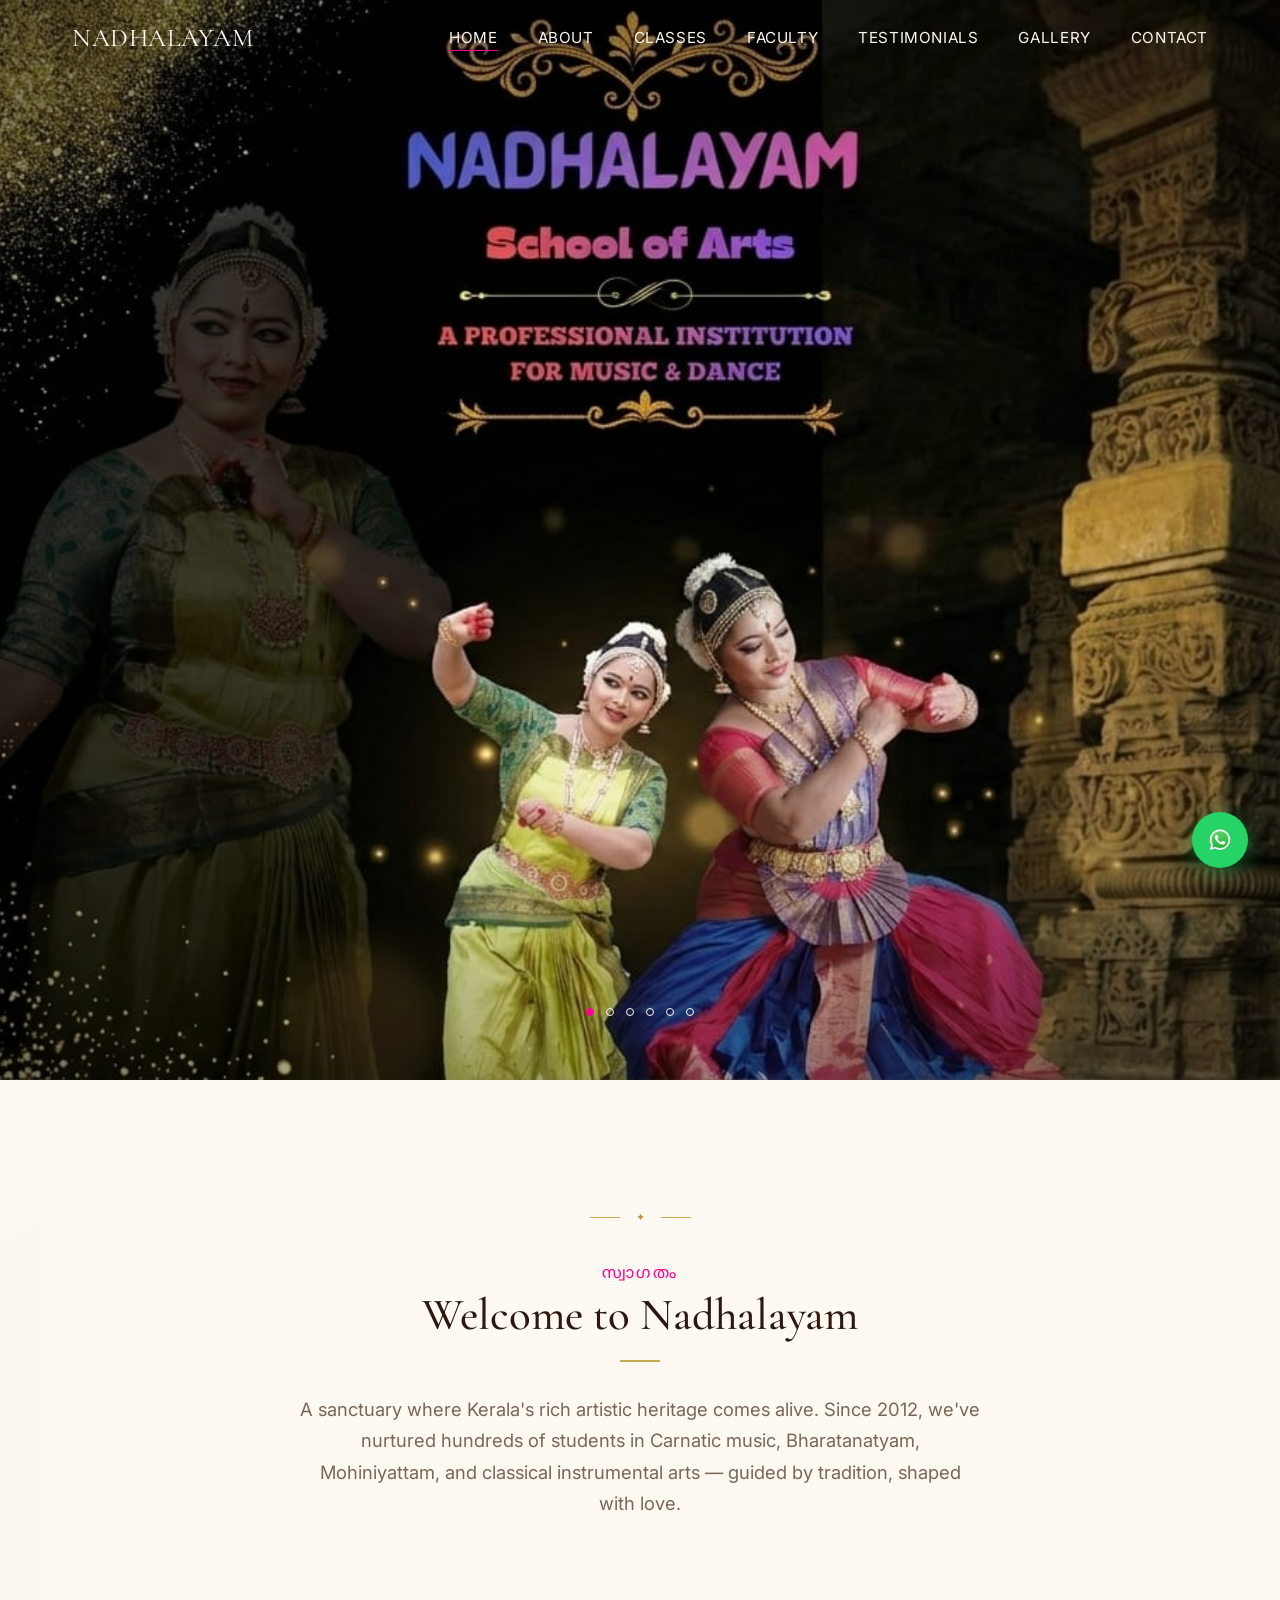
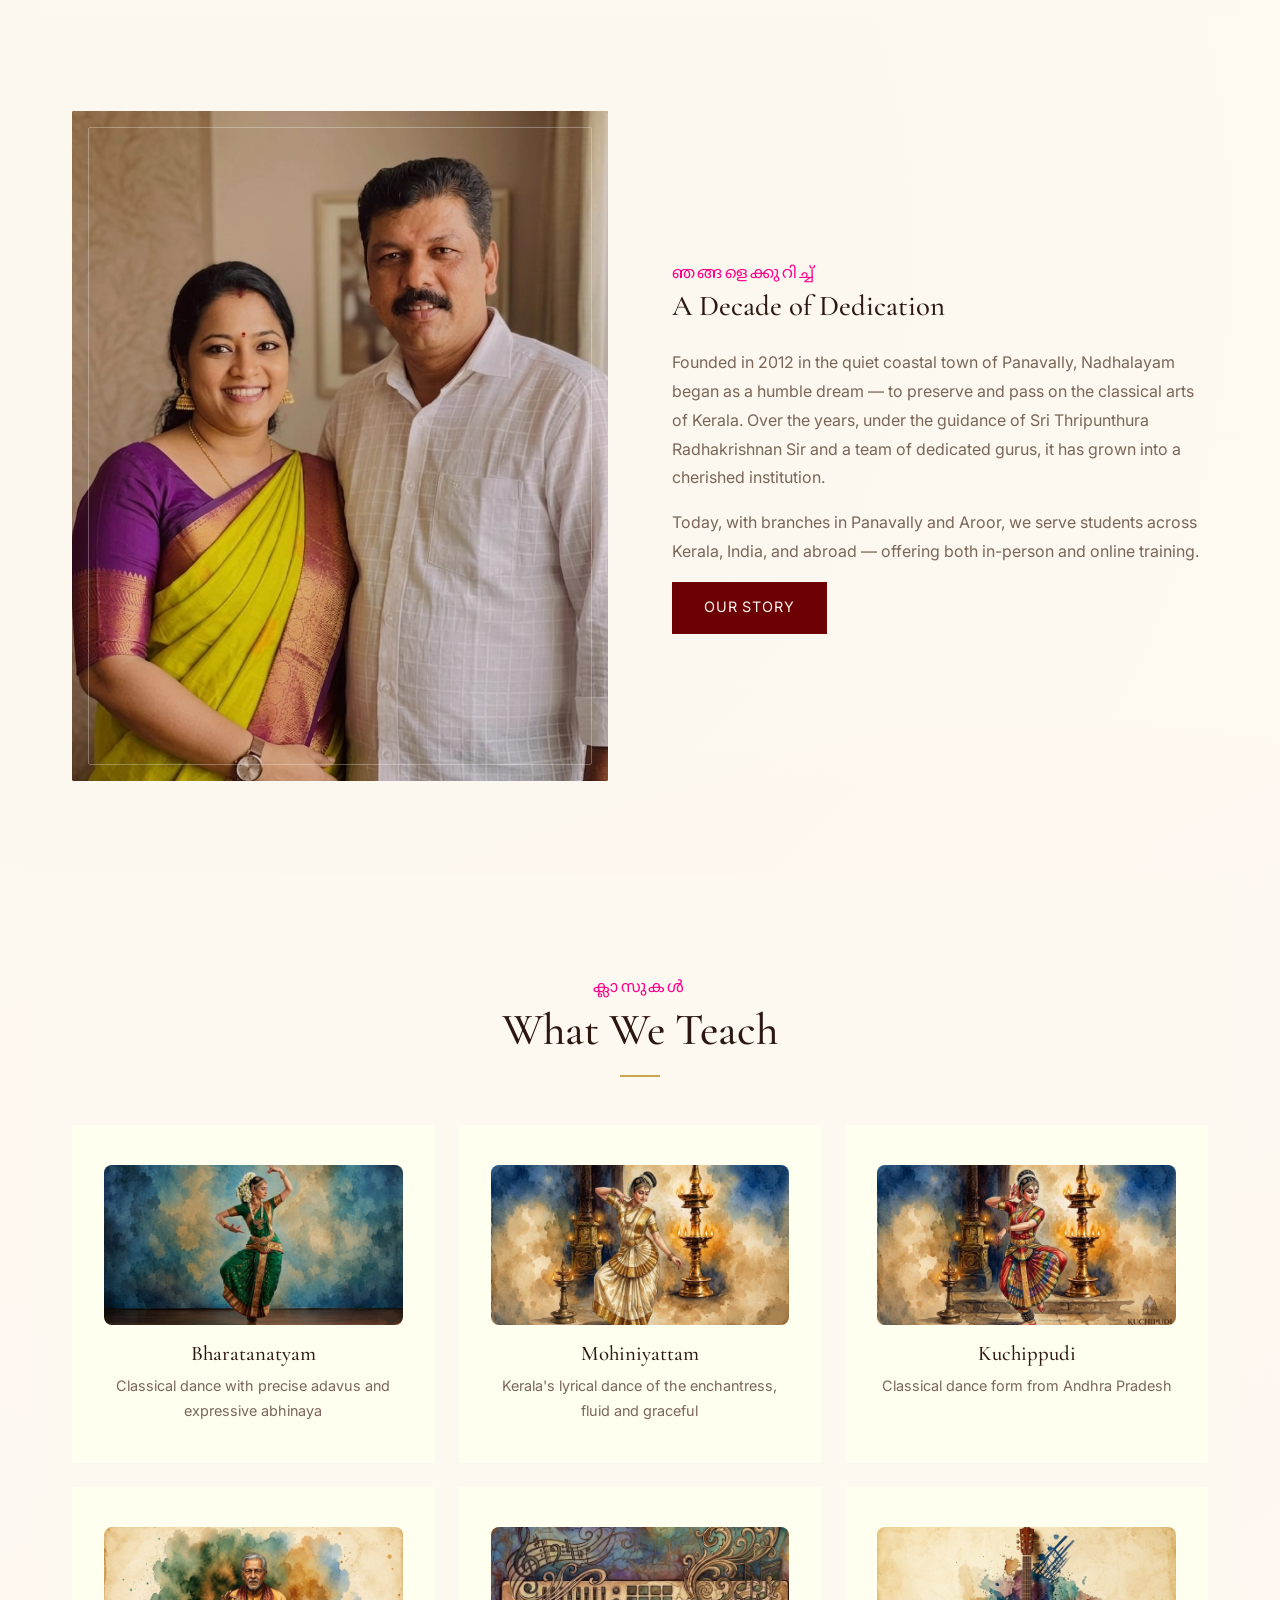
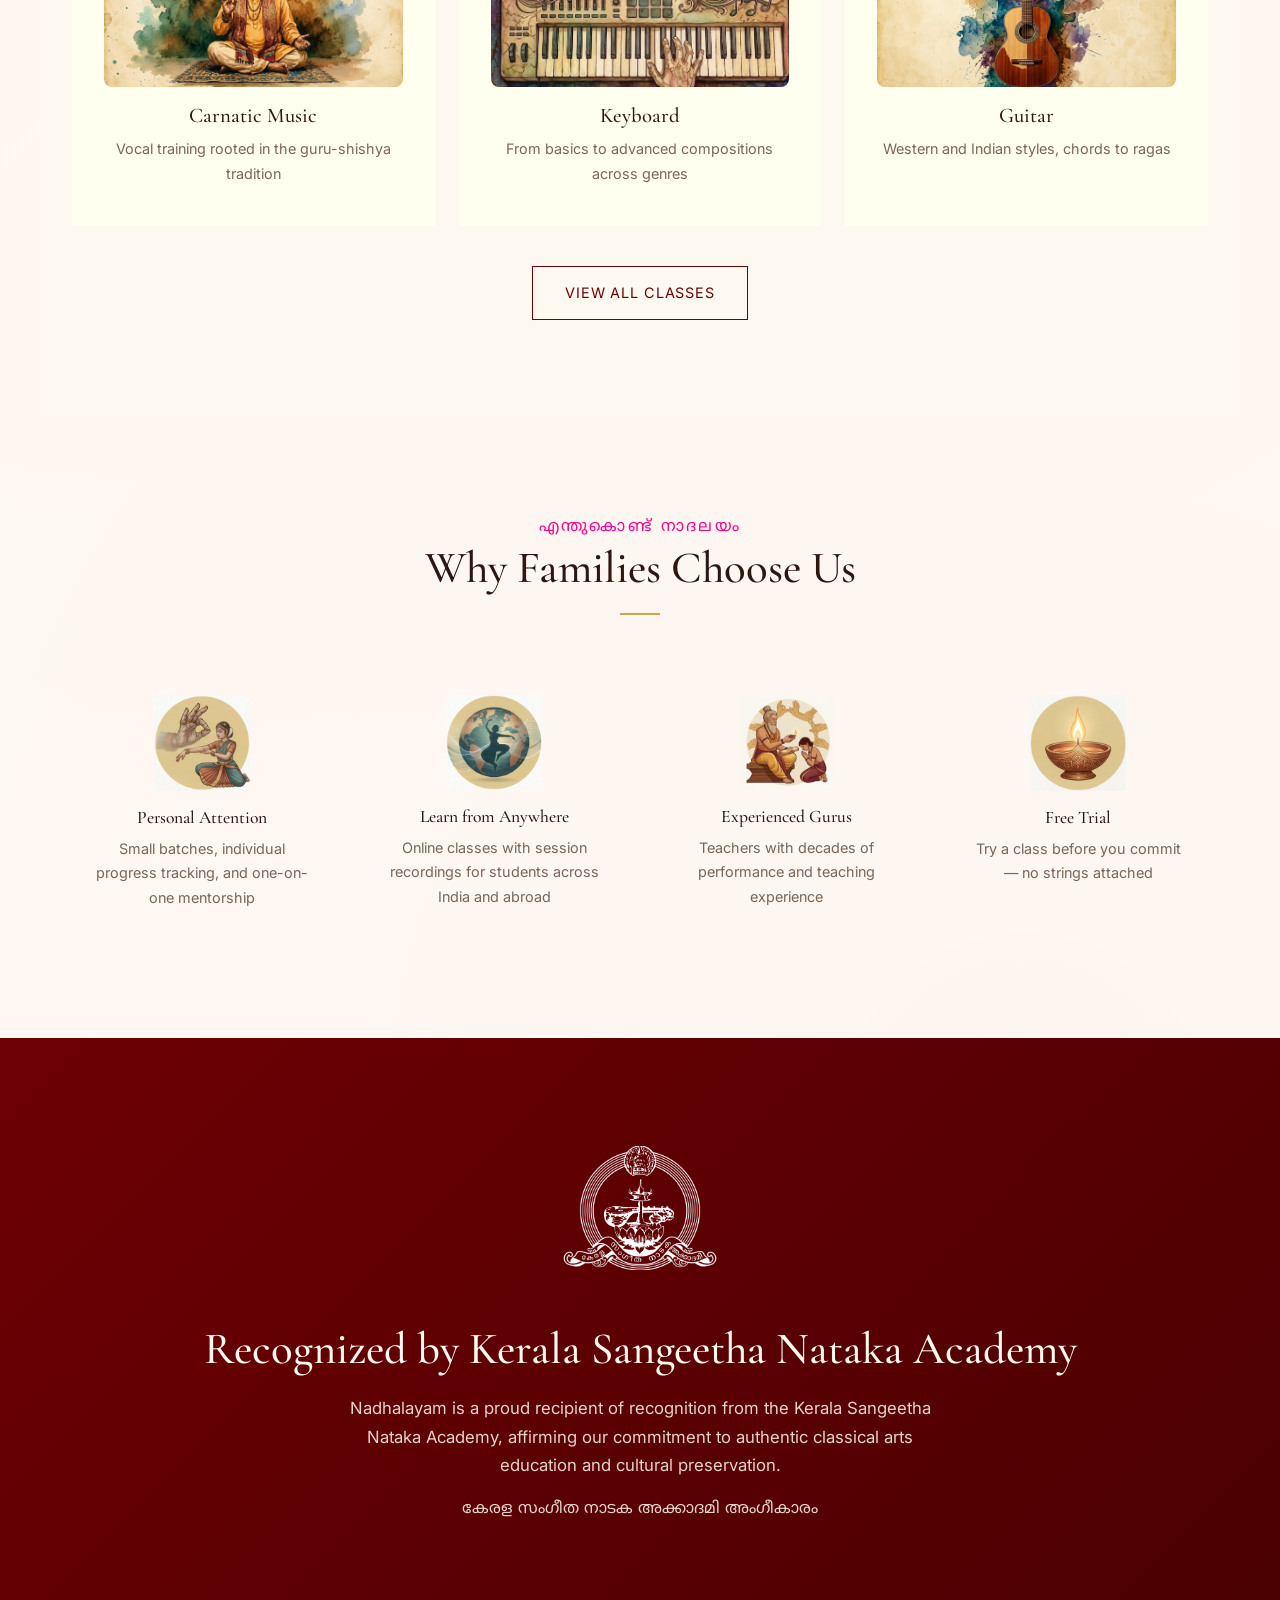
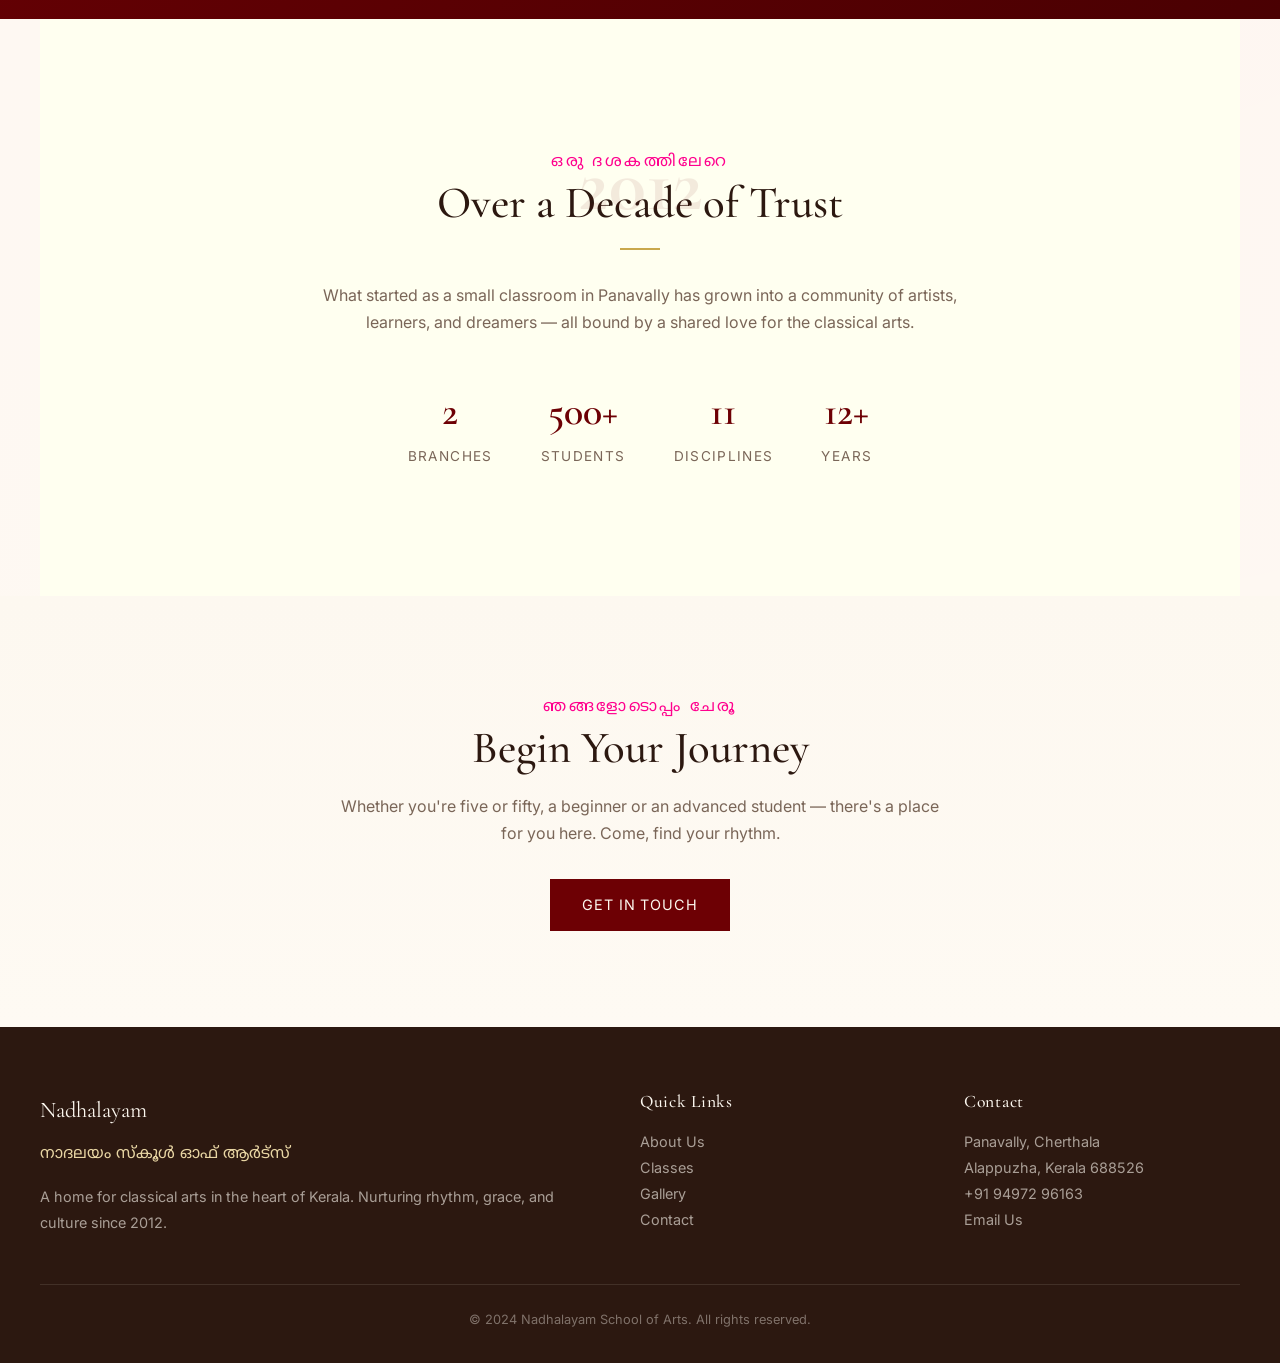
<file: index.html>
<!DOCTYPE html>
<html lang="en">
<head>
  <meta charset="UTF-8">
  <meta name="viewport" content="width=device-width, initial-scale=1.0">
  <title>Nadhalayam School of Arts — A Home for Classical Arts</title>
  <meta name="description" content="Nadhalayam School of Arts — nurturing rhythm, grace, and culture through Carnatic music, Bharatanatyam, Mohiniyattam, and more since 2012. Based in Panavally, Kerala.">
  <link rel="stylesheet" href="css/style.css">
</head>
<body>

<!-- Navigation -->
<nav class="nav" id="nav">
  <div class="nav-inner">
    <a href="index.html" class="nav-logo">NADHALAYAM</a>
    <ul class="nav-links" id="navLinks">
      <li><a href="index.html" class="active">Home</a></li>
      <li><a href="about.html">About</a></li>
      <li><a href="classes.html">Classes</a></li>
      <li><a href="faculty.html">Faculty</a></li>
      <li><a href="testimonials.html">Testimonials</a></li>
      <li><a href="gallery.html">Gallery</a></li>
      <li><a href="contact.html">Contact</a></li>
    </ul>
    <button class="nav-toggle" id="navToggle" aria-label="Toggle menu">
      <span></span><span></span><span></span>
    </button>
  </div>
</nav>

<!-- Hero Slideshow -->
<section class="hero" id="hero">
  <div class="hero-slide hero-slide-0 active" data-caption="Bharatanatyam"></div>
  <div class="hero-slide hero-slide-1" data-caption="Carnatic Music"></div>
  <div class="hero-slide hero-slide-2" data-caption="Mohiniyattam"></div>
  <div class="hero-slide hero-slide-3" data-caption="Kerala Classical Arts"></div>
  <div class="hero-slide hero-slide-4" data-caption="Nadhalayam"></div>
  <div class="hero-slide hero-slide-5" data-caption="Nadhalayam"></div>

  <div class="hero-nav" id="heroNav">
    <button class="hero-dot active" data-index="0"></button>
    <button class="hero-dot" data-index="1"></button>
    <button class="hero-dot" data-index="2"></button>
    <button class="hero-dot" data-index="3"></button>
    <button class="hero-dot" data-index="4"></button>
    <button class="hero-dot" data-index="5"></button>
  </div>
</section>

<!-- Welcome -->
<section class="section welcome" id="welcome">
  <div class="ornament">✦</div>
  <span class="section-label malayalam">സ്വാഗതം</span>
  <h2 class="section-title">Welcome to Nadhalayam</h2>
  <div class="section-line" style="margin:0 auto 2rem;"></div>
  <p class="welcome-text">
    A sanctuary where Kerala's rich artistic heritage comes alive. Since 2012, we've nurtured hundreds of students in Carnatic music, Bharatanatyam, Mohiniyattam, and classical instrumental arts — guided by tradition, shaped with love.
  </p>
</section>

<!-- About Preview -->
<section class="section about-preview">
    <div class="about-preview-image">
    <img src="images/founders.jpeg" alt="Our Founders">
  </div>
  <div class="about-preview-text reveal">
    <span class="section-label malayalam">ഞങ്ങളെക്കുറിച്ച്</span>
    <h3>A Decade of Dedication</h3>
    <p>
      Founded in 2012 in the quiet coastal town of Panavally, Nadhalayam began as a humble dream — to preserve and pass on the classical arts of Kerala. Over the years, under the guidance of Sri Thripunthura Radhakrishnan Sir and a team of dedicated gurus, it has grown into a cherished institution.
    </p>
    <p>
      Today, with branches in Panavally and Aroor, we serve students across Kerala, India, and abroad — offering both in-person and online training.
    </p>
    <a href="about.html" class="btn btn-primary">Our Story</a>
  </div>
</section>

<!-- Featured Classes -->
<section class="section featured-classes" id="classes">
  <div style="text-align:center"><span class="section-label malayalam">ക്ലാസുകൾ</span></div>
  <h2 class="section-title">What We Teach</h2>
  <div class="section-line"></div>

  <div class="class-cards">
    <div class="class-card reveal">
      <img src="images/1.jpeg" alt="Bharatanatyam" class="class-card-img-icon">
      <h4>Bharatanatyam</h4>
      <p>Classical dance with precise adavus and expressive abhinaya</p>
    </div>
    <div class="class-card reveal">
      <img src="images/2.jpeg" alt="Mohiniyattam" class="class-card-img-icon">
      <h4>Mohiniyattam</h4>
      <p>Kerala's lyrical dance of the enchantress, fluid and graceful</p>
    </div>
    <div class="class-card reveal">
      <img src="images/Kuchippudi.jpeg" alt="Kuchippudi" class="class-card-img-icon">
      <h4>Kuchippudi</h4>
      <p>Classical dance form from Andhra Pradesh</p>
    </div>
    <div class="class-card reveal">
      <img src="images/11.jpeg" alt="Carnatic Music" class="class-card-img-icon">
      <h4>Carnatic Music</h4>
      <p>Vocal training rooted in the guru-shishya tradition</p>
    </div>
    <div class="class-card reveal">
      <img src="images/4.jpeg" alt="Keyboard" class="class-card-img-icon">
      <h4>Keyboard</h4>
      <p>From basics to advanced compositions across genres</p>
    </div>
    <div class="class-card reveal">
      <img src="images/3.jpeg" alt="Guitar" class="class-card-img-icon">
      <h4>Guitar</h4>
      <p>Western and Indian styles, chords to ragas</p>
    </div>
  </div>

  <div style="text-align:center; margin-top:2.5rem;">
    <a href="classes.html" class="btn btn-outline">View All Classes</a>
  </div>
</section>

<!-- Why Choose Us -->
<section class="section why-us">
  <span class="section-label malayalam">എന്തുകൊണ്ട് നാദലയം</span>
  <h2 class="section-title">Why Families Choose Us</h2>
  <div class="section-line" style="margin:0 auto 2rem;"></div>

  <div class="why-grid">
    <div class="why-item reveal">
      <img src="icons/personalattention.png" alt="Personal Attention" class="why-icon">
      <h4>Personal Attention</h4>
      <p>Small batches, individual progress tracking, and one-on-one mentorship</p>
    </div>
    <div class="why-item reveal">
      <img src="icons/learnfromanywhere.png" alt="Learn from Anywhere" class="why-icon">
      <h4>Learn from Anywhere</h4>
      <p>Online classes with session recordings for students across India and abroad</p>
    </div>
    <div class="why-item reveal">
      <img src="icons/guru.png" alt="Experienced Gurus" class="why-icon">
      <h4>Experienced Gurus</h4>
      <p>Teachers with decades of performance and teaching experience</p>
    </div>
    <div class="why-item reveal">
      <img src="icons/freetrial.png" alt="Free Trial" class="why-icon">
      <h4>Free Trial</h4>
      <p>Try a class before you commit — no strings attached</p>
    </div>
  </div>
</section>

<!-- Recognition -->
<section class="recognition reveal">
  <div class="recognition-badge" style="border:none;width:auto;height:auto;background:none;font-size:0;"><img src="images/sna.png" alt="Kerala Sangeetha Nataka Academy" style="width:180px;height:180px;object-fit:contain;"></div>
  <h2>Recognized by Kerala Sangeetha Nataka Academy</h2>
  <p>
    Nadhalayam is a proud recipient of recognition from the Kerala Sangeetha Nataka Academy, affirming our commitment to authentic classical arts education and cultural preservation.
  </p>
  <p class="malayalam" style="font-size:1rem; margin-top:0.75rem;">
    കേരള സംഗീത നാടക അക്കാദമി അംഗീകാരം
  </p>
</section>

<!-- Since 2012 -->
<section class="section since reveal">
  <div class="since-content">
    <div class="since-year">2012</div>
    <span class="section-label malayalam">ഒരു ദശകത്തിലേറെ</span>
    <h2 class="section-title">Over a Decade of Trust</h2>
    <div class="section-line" style="margin:0 auto 2rem;"></div>
    <p>
      What started as a small classroom in Panavally has grown into a community of artists, learners, and dreamers — all bound by a shared love for the classical arts.
    </p>
    <div class="since-stats">
      <div class="since-stat">
        <div class="since-stat-number">2</div>
        <div class="since-stat-label">Branches</div>
      </div>
      <div class="since-stat">
        <div class="since-stat-number">500+</div>
        <div class="since-stat-label">Students</div>
      </div>
      <div class="since-stat">
        <div class="since-stat-number">11</div>
        <div class="since-stat-label">Disciplines</div>
      </div>
      <div class="since-stat">
        <div class="since-stat-number">12+</div>
        <div class="since-stat-label">Years</div>
      </div>
    </div>
  </div>
</section>

<!-- CTA -->
<section class="cta reveal">
  <div class="cta-inner">
    <span class="section-label malayalam">ഞങ്ങളോടൊപ്പം ചേരൂ</span>
    <h2>Begin Your Journey</h2>
    <p>Whether you're five or fifty, a beginner or an advanced student — there's a place for you here. Come, find your rhythm.</p>
    <a href="contact.html" class="btn btn-primary">Get in Touch</a>
  </div>
</section>

<!-- Footer -->
<footer class="footer">
  <div class="footer-grid">
    <div>
      <div class="footer-brand">Nadhalayam</div>
      <div class="footer-ml malayalam">നാദലയം സ്കൂൾ ഓഫ് ആർട്സ്</div>
      <p>A home for classical arts in the heart of Kerala. Nurturing rhythm, grace, and culture since 2012.</p>
    </div>
    <div>
      <h4>Quick Links</h4>
      <p><a href="about.html">About Us</a></p>
      <p><a href="classes.html">Classes</a></p>
      <p><a href="gallery.html">Gallery</a></p>
      <p><a href="contact.html">Contact</a></p>
    </div>
    <div>
      <h4>Contact</h4>
      <p>Panavally, Cherthala<br>Alappuzha, Kerala 688526</p>
      <p><a href="tel:+919497296163">+91 94972 96163</a></p>
      <p><a href="mailto:nadhalayamonline@mail.com">Email Us</a></p>
    </div>
  </div>
  <div class="footer-bottom">
    &copy; 2024 Nadhalayam School of Arts. All rights reserved.
  </div>
</footer>

<!-- WhatsApp Float -->
<a href="https://wa.me/919995866345" class="whatsapp-float" target="_blank" rel="noopener" aria-label="Chat on WhatsApp"><img src="images/whatsapp.png" alt="WhatsApp" style="width:24px;height:24px;vertical-align:middle;"></a>

<script src="js/main.js"></script>
</body>
</html>
</file>
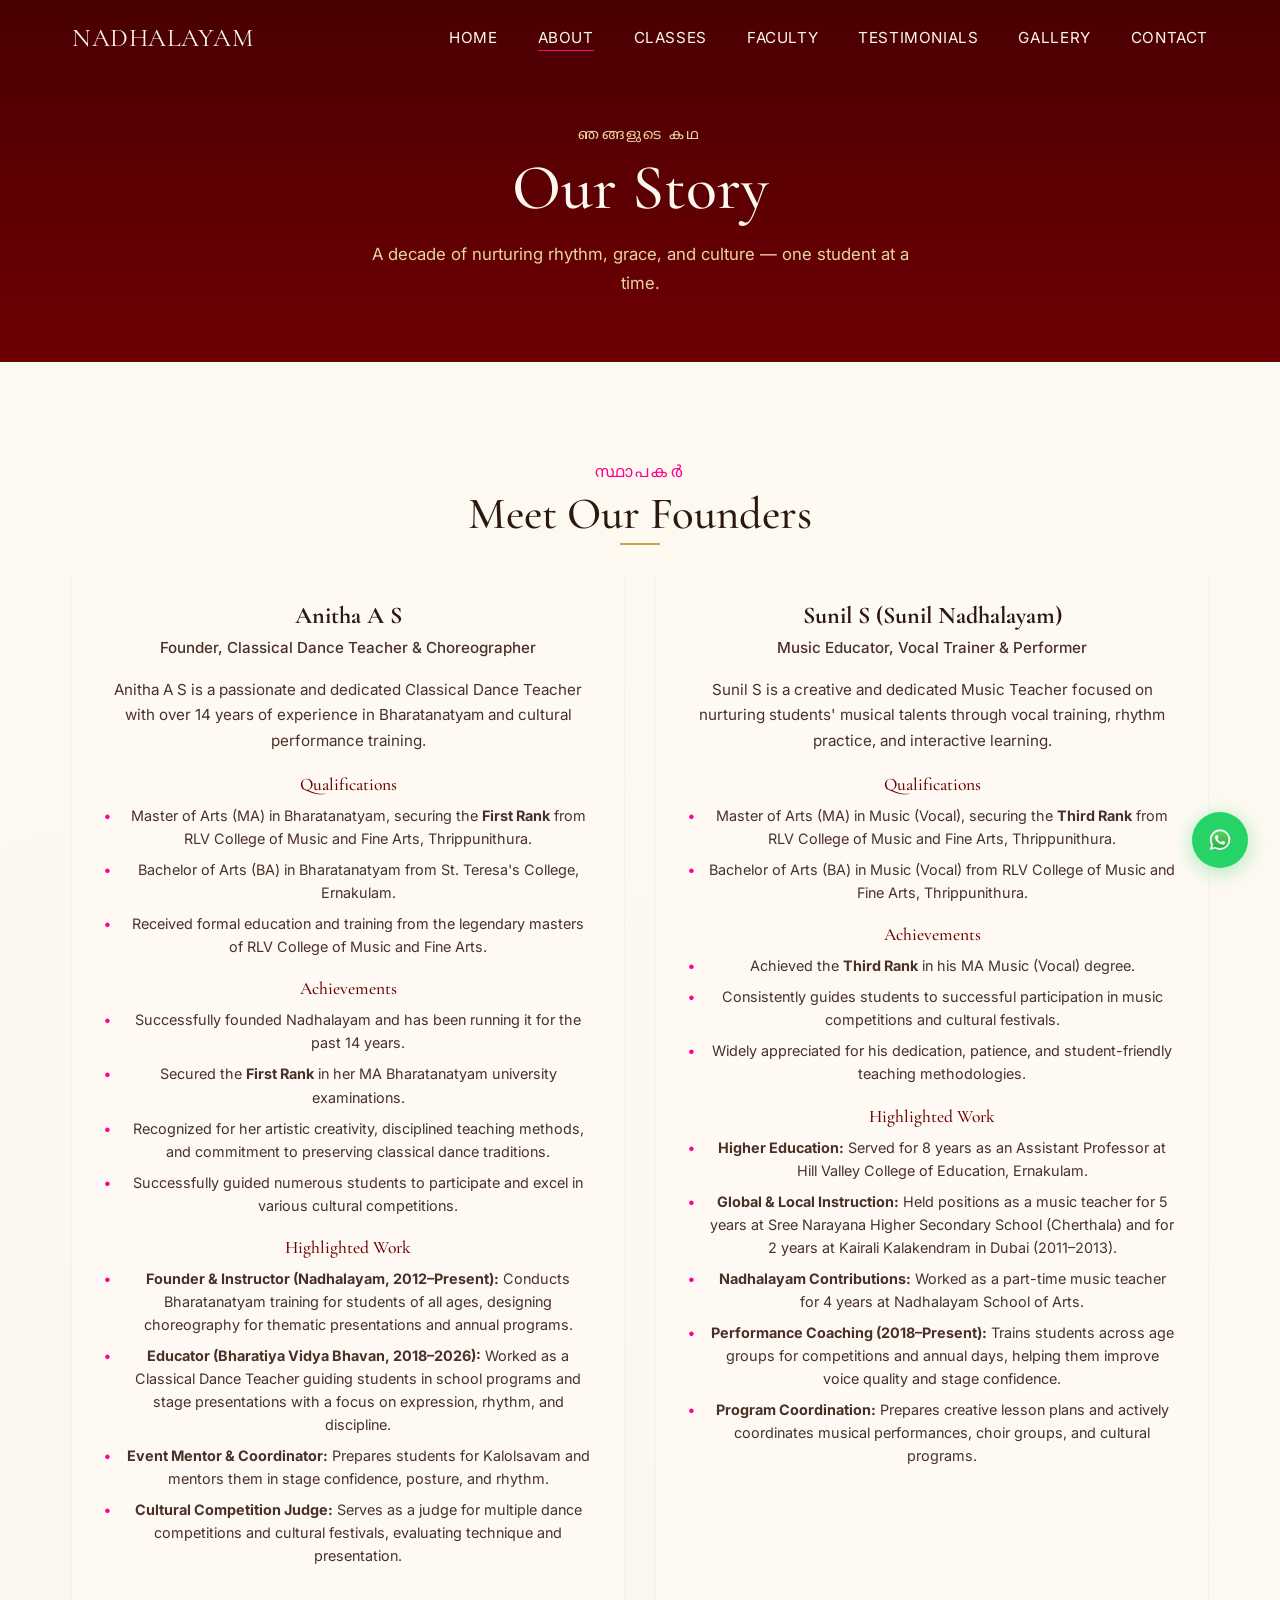
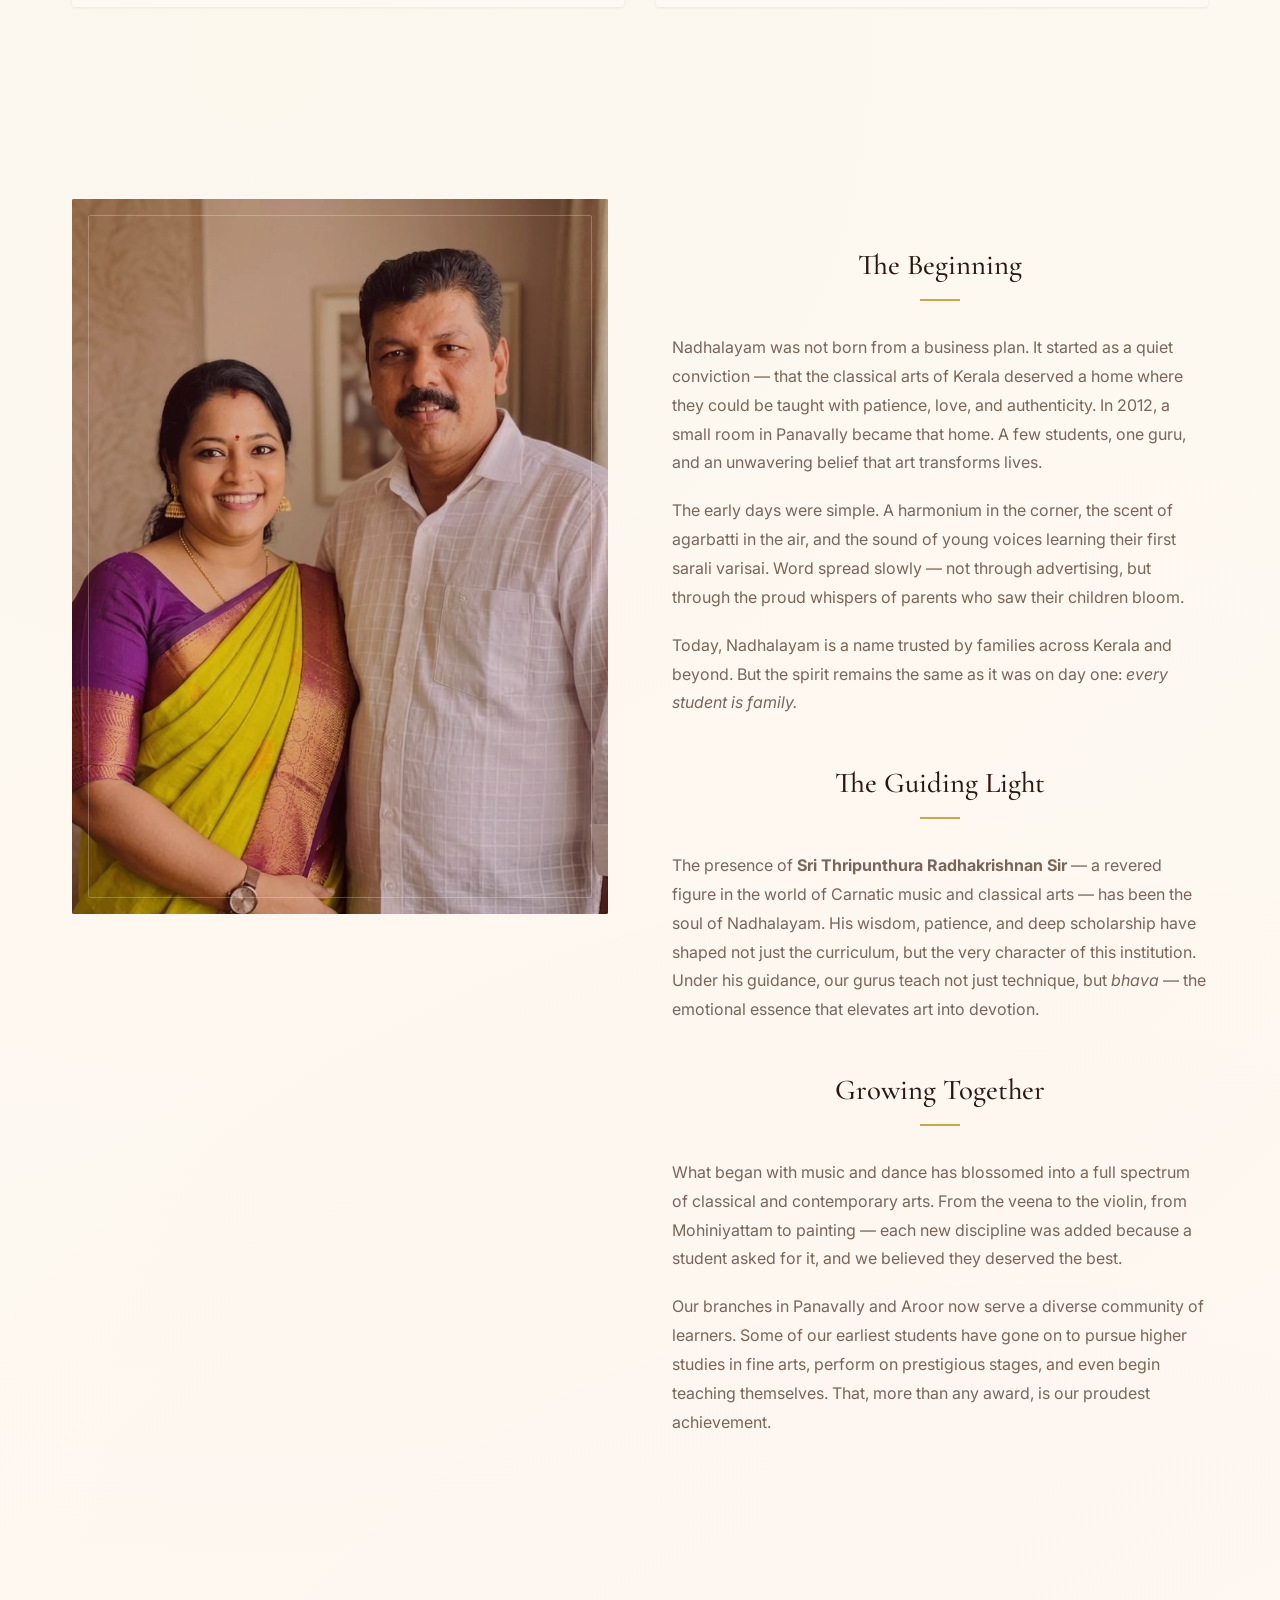
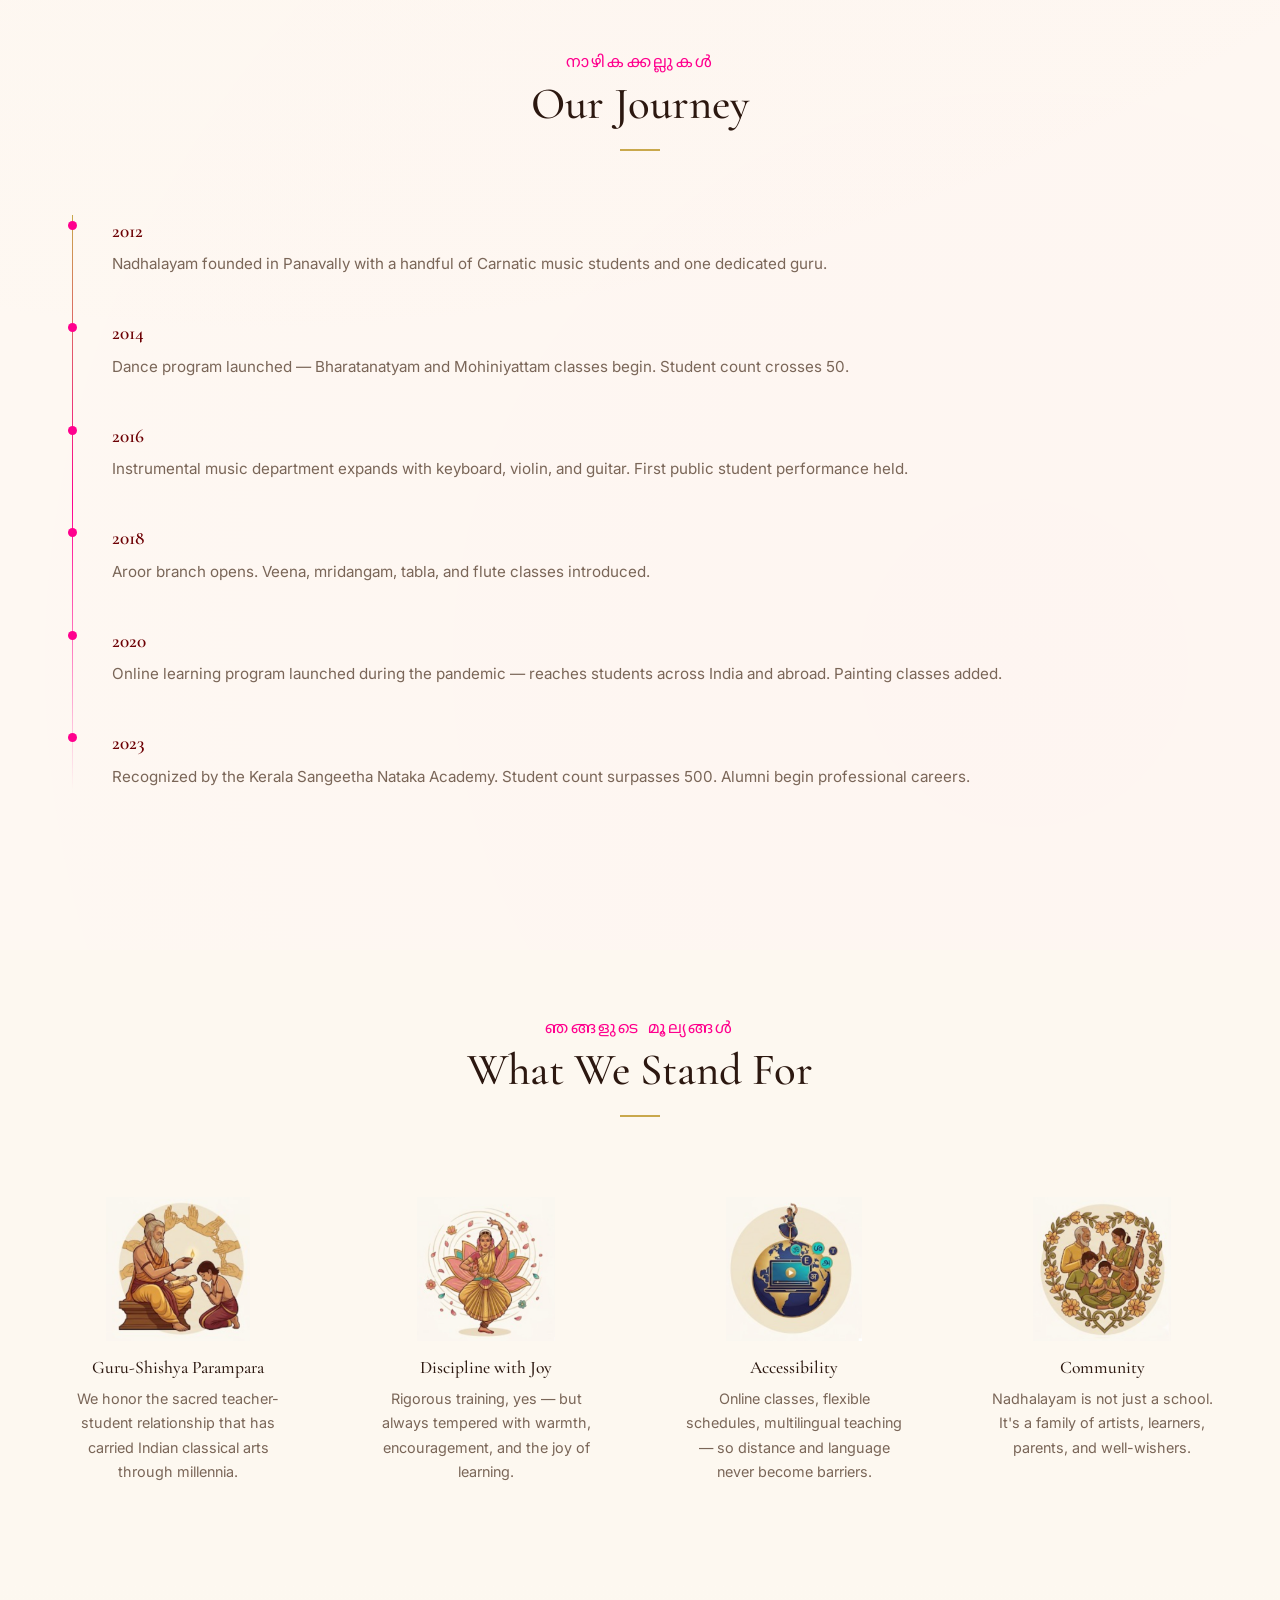
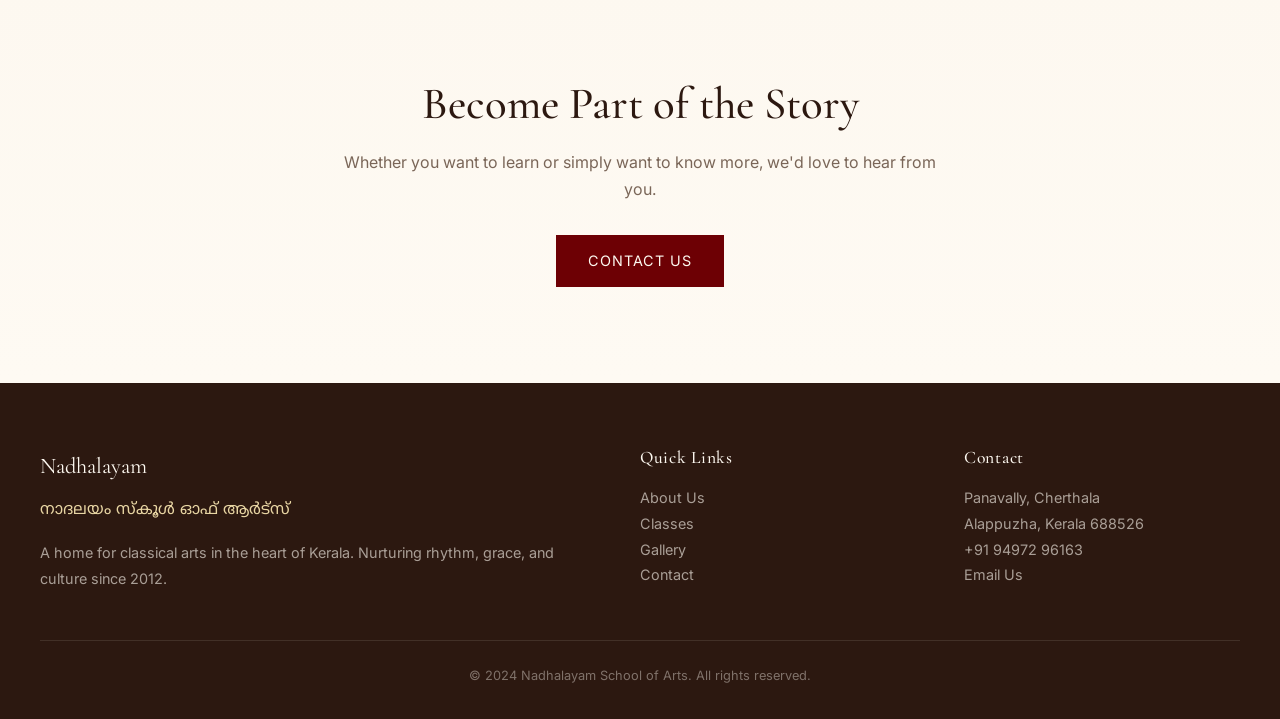
<file: about.html>
<!DOCTYPE html>
<html lang="en">
<head>
  <meta charset="UTF-8">
  <meta name="viewport" content="width=device-width, initial-scale=1.0">
  <title>About — Nadhalayam School of Arts</title>
  <meta name="description" content="The story of Nadhalayam School of Arts — founded in 2012 in Panavally, Kerala. Learn about our founders, journey, gurus, values, and recognition by Kerala Sangeetha Nataka Academy.">
  <link rel="stylesheet" href="css/style.css">
</head>
<body>

<nav class="nav scrolled" id="nav">
  <div class="nav-inner">
    <a href="index.html" class="nav-logo">NADHALAYAM</a>
    <ul class="nav-links" id="navLinks">
      <li><a href="index.html">Home</a></li>
      <li><a href="about.html" class="active">About</a></li>
      <li><a href="classes.html">Classes</a></li>
      <li><a href="faculty.html">Faculty</a></li>
      <li><a href="testimonials.html">Testimonials</a></li>
      <li><a href="gallery.html">Gallery</a></li>
      <li><a href="contact.html">Contact</a></li>
    </ul>
    <button class="nav-toggle" id="navToggle" aria-label="Toggle menu">
      <span></span><span></span><span></span>
    </button>
  </div>
</nav>

<!-- Page Header -->
<header class="page-header">
  <p class="malayalam" style="color:var(--gold-light);letter-spacing:0.15em;font-size:0.9rem;">ഞങ്ങളുടെ കഥ</p>
  <h1>Our Story</h1>
  <p>A decade of nurturing rhythm, grace, and culture — one student at a time.</p>
</header>

<!-- Meet Our Founders -->
<section class="section" style="text-align:center;">
  <span class="section-label malayalam">സ്ഥാപകർ</span>
  <h2>Meet Our Founders</h2>
  <div class="section-line" style="margin:0 auto 2rem;"></div>

  <div class="founders-grid">
    <div class="founder-card reveal">
      <div class="founder-body">
        <h3>Anitha A S</h3>
        <p class="founder-role">Founder, Classical Dance Teacher &amp; Choreographer</p>
        <p>Anitha A S is a passionate and dedicated Classical Dance Teacher with over 14 years of experience in Bharatanatyam and cultural performance training.</p>

        <h4>Qualifications</h4>
        <ul>
          <li>Master of Arts (MA) in Bharatanatyam, securing the <strong>First Rank</strong> from RLV College of Music and Fine Arts, Thrippunithura.</li>
          <li>Bachelor of Arts (BA) in Bharatanatyam from St. Teresa's College, Ernakulam.</li>
          <li>Received formal education and training from the legendary masters of RLV College of Music and Fine Arts.</li>
        </ul>

        <h4>Achievements</h4>
        <ul>
          <li>Successfully founded Nadhalayam and has been running it for the past 14 years.</li>
          <li>Secured the <strong>First Rank</strong> in her MA Bharatanatyam university examinations.</li>
          <li>Recognized for her artistic creativity, disciplined teaching methods, and commitment to preserving classical dance traditions.</li>
          <li>Successfully guided numerous students to participate and excel in various cultural competitions.</li>
        </ul>

        <h4>Highlighted Work</h4>
        <ul>
          <li><strong>Founder &amp; Instructor (Nadhalayam, 2012–Present):</strong> Conducts Bharatanatyam training for students of all ages, designing choreography for thematic presentations and annual programs.</li>
          <li><strong>Educator (Bharatiya Vidya Bhavan, 2018–2026):</strong> Worked as a Classical Dance Teacher guiding students in school programs and stage presentations with a focus on expression, rhythm, and discipline.</li>
          <li><strong>Event Mentor &amp; Coordinator:</strong> Prepares students for Kalolsavam and mentors them in stage confidence, posture, and rhythm.</li>
          <li><strong>Cultural Competition Judge:</strong> Serves as a judge for multiple dance competitions and cultural festivals, evaluating technique and presentation.</li>
        </ul>
      </div>
    </div>

    <div class="founder-card reveal">
      <div class="founder-body">
        <h3>Sunil S (Sunil Nadhalayam)</h3>
        <p class="founder-role">Music Educator, Vocal Trainer &amp; Performer</p>
        <p>Sunil S is a creative and dedicated Music Teacher focused on nurturing students' musical talents through vocal training, rhythm practice, and interactive learning.</p>

        <h4>Qualifications</h4>
        <ul>
          <li>Master of Arts (MA) in Music (Vocal), securing the <strong>Third Rank</strong> from RLV College of Music and Fine Arts, Thrippunithura.</li>
          <li>Bachelor of Arts (BA) in Music (Vocal) from RLV College of Music and Fine Arts, Thrippunithura.</li>
        </ul>

        <h4>Achievements</h4>
        <ul>
          <li>Achieved the <strong>Third Rank</strong> in his MA Music (Vocal) degree.</li>
          <li>Consistently guides students to successful participation in music competitions and cultural festivals.</li>
          <li>Widely appreciated for his dedication, patience, and student-friendly teaching methodologies.</li>
        </ul>

        <h4>Highlighted Work</h4>
        <ul>
          <li><strong>Higher Education:</strong> Served for 8 years as an Assistant Professor at Hill Valley College of Education, Ernakulam.</li>
          <li><strong>Global &amp; Local Instruction:</strong> Held positions as a music teacher for 5 years at Sree Narayana Higher Secondary School (Cherthala) and for 2 years at Kairali Kalakendram in Dubai (2011–2013).</li>
          <li><strong>Nadhalayam Contributions:</strong> Worked as a part-time music teacher for 4 years at Nadhalayam School of Arts.</li>
          <li><strong>Performance Coaching (2018–Present):</strong> Trains students across age groups for competitions and annual days, helping them improve voice quality and stage confidence.</li>
          <li><strong>Program Coordination:</strong> Prepares creative lesson plans and actively coordinates musical performances, choir groups, and cultural programs.</li>
        </ul>
      </div>
    </div>
  </div>
</section>

<!-- Story Section -->
<section class="section about-story">
  <div class="story-image">
    <img src="images/founders.jpeg" alt="Our Founders">
  </div>
  <div class="story-text reveal">
    <h3 style="margin-top:3rem;margin-bottom:1rem;text-align:center">The Beginning</h3>
    <div class="section-line" style="margin:0 auto 2rem;"></div>
    <p>
      Nadhalayam was not born from a business plan. It started as a quiet conviction — that the classical arts of Kerala deserved a home where they could be taught with patience, love, and authenticity. In 2012, a small room in Panavally became that home. A few students, one guru, and an unwavering belief that art transforms lives.
    </p>
    <p>
      The early days were simple. A harmonium in the corner, the scent of agarbatti in the air, and the sound of young voices learning their first sarali varisai. Word spread slowly — not through advertising, but through the proud whispers of parents who saw their children bloom.
    </p>
    <p>
      Today, Nadhalayam is a name trusted by families across Kerala and beyond. But the spirit remains the same as it was on day one: <em>every student is family.</em>
    </p>

    <h3 style="margin-top:3rem;margin-bottom:1rem;text-align:center;">The Guiding Light</h3>
    <div class="section-line" style="margin:0 auto 2rem;"></div>
    <p>
      The presence of <strong>Sri Thripunthura Radhakrishnan Sir</strong> — a revered figure in the world of Carnatic music and classical arts — has been the soul of Nadhalayam. His wisdom, patience, and deep scholarship have shaped not just the curriculum, but the very character of this institution. Under his guidance, our gurus teach not just technique, but <em>bhava</em> — the emotional essence that elevates art into devotion.
    </p>

    <h3 style="margin-top:3rem;margin-bottom:1rem;text-align:center;">Growing Together</h3>
    <div class="section-line" style="margin:0 auto 2rem;"></div>
    <p>
      What began with music and dance has blossomed into a full spectrum of classical and contemporary arts. From the veena to the violin, from Mohiniyattam to painting — each new discipline was added because a student asked for it, and we believed they deserved the best.
    </p>
    <p>
      Our branches in Panavally and Aroor now serve a diverse community of learners. Some of our earliest students have gone on to pursue higher studies in fine arts, perform on prestigious stages, and even begin teaching themselves. That, more than any award, is our proudest achievement.
    </p>
  </div>
</section>

<!-- Timeline -->
<section class="section reveal">
  <div style="text-align:center"><span class="section-label malayalam">നാഴികക്കല്ലുകൾ</span></div>
  <h2 class="section-title" style="text-align:center">Our Journey</h2>
  <div class="section-line" style="margin:0 auto 2rem;"></div>

  <div class="timeline">
    <div class="timeline-item">
      <div class="timeline-year">2012</div>
      <div class="timeline-text">Nadhalayam founded in Panavally with a handful of Carnatic music students and one dedicated guru.</div>
    </div>
    <div class="timeline-item">
      <div class="timeline-year">2014</div>
      <div class="timeline-text">Dance program launched — Bharatanatyam and Mohiniyattam classes begin. Student count crosses 50.</div>
    </div>
    <div class="timeline-item">
      <div class="timeline-year">2016</div>
      <div class="timeline-text">Instrumental music department expands with keyboard, violin, and guitar. First public student performance held.</div>
    </div>
    <div class="timeline-item">
      <div class="timeline-year">2018</div>
      <div class="timeline-text">Aroor branch opens. Veena, mridangam, tabla, and flute classes introduced.</div>
    </div>
    <div class="timeline-item">
      <div class="timeline-year">2020</div>
      <div class="timeline-text">Online learning program launched during the pandemic — reaches students across India and abroad. Painting classes added.</div>
    </div>
    <div class="timeline-item">
      <div class="timeline-year">2023</div>
      <div class="timeline-text">Recognized by the Kerala Sangeetha Nataka Academy. Student count surpasses 500. Alumni begin professional careers.</div>
    </div>
  </div>
</section>

<!-- Values -->
<section class="section reveal" style="background:var(--cream); padding:4rem 2rem; max-width:100%;">
  <div style="max-width:1200px; margin:0 auto;">
    <div style="text-align:center"><span class="section-label malayalam">ഞങ്ങളുടെ മൂല്യങ്ങൾ</span></div>
    <div style="text-align:center"><h2 class="section-title">What We Stand For</h2></div>
    <div class="section-line" style="margin:0 auto 2rem;"></div>

    <div class="why-grid">
      <div class="why-item">
        <div class="why-icon"><img src="icons/guru.png" alt="" width="144" height="144" style="display:block;margin:0 auto"></div>
        <h4>Guru-Shishya Parampara</h4>
        <p>We honor the sacred teacher-student relationship that has carried Indian classical arts through millennia.</p>
      </div>
      <div class="why-item">
        <div class="why-icon"><img src="icons/discipline.png" alt="" width="144" height="144" style="display:block;margin:0 auto"></div>
        <h4>Discipline with Joy</h4>
        <p>Rigorous training, yes — but always tempered with warmth, encouragement, and the joy of learning.</p>
      </div>
      <div class="why-item">
        <div class="why-icon"><img src="icons/accessibility.png" alt="" width="144" height="144" style="display:block;margin:0 auto"></div>
        <h4>Accessibility</h4>
        <p>Online classes, flexible schedules, multilingual teaching — so distance and language never become barriers.</p>
      </div>
      <div class="why-item">
        <div class="why-icon"><img src="icons/community.png" alt="" width="144" height="144" style="display:block;margin:0 auto"></div>
        <h4>Community</h4>
        <p>Nadhalayam is not just a school. It's a family of artists, learners, parents, and well-wishers.</p>
      </div>
    </div>
  </div>
</section>

<!-- CTA -->
<section class="cta reveal">
  <div class="cta-inner">
    <h2>Become Part of the Story</h2>
    <p>Whether you want to learn or simply want to know more, we'd love to hear from you.</p>
    <a href="contact.html" class="btn btn-primary">Contact Us</a>
  </div>
</section>

<footer class="footer">
  <div class="footer-grid">
    <div>
      <div class="footer-brand">Nadhalayam</div>
      <div class="footer-ml malayalam">നാദലയം സ്കൂൾ ഓഫ് ആർട്സ്</div>
      <p>A home for classical arts in the heart of Kerala. Nurturing rhythm, grace, and culture since 2012.</p>
    </div>
    <div>
      <h4>Quick Links</h4>
      <p><a href="about.html">About Us</a></p>
      <p><a href="classes.html">Classes</a></p>
      <p><a href="gallery.html">Gallery</a></p>
      <p><a href="contact.html">Contact</a></p>
    </div>
    <div>
      <h4>Contact</h4>
      <p>Panavally, Cherthala<br>Alappuzha, Kerala 688526</p>
      <p><a href="tel:+919497296163">+91 94972 96163</a></p>
      <p><a href="mailto:nadhalayamonline@mail.com">Email Us</a></p>
    </div>
  </div>
  <div class="footer-bottom">
    &copy; 2024 Nadhalayam School of Arts. All rights reserved.
  </div>
</footer>

<a href="https://wa.me/919995866345" class="whatsapp-float" target="_blank" rel="noopener" aria-label="Chat on WhatsApp"><img src="images/whatsapp.png" alt="WhatsApp" style="width:24px;height:24px;vertical-align:middle;"></a>

<script src="js/main.js"></script>
</body>
</html>
</file>
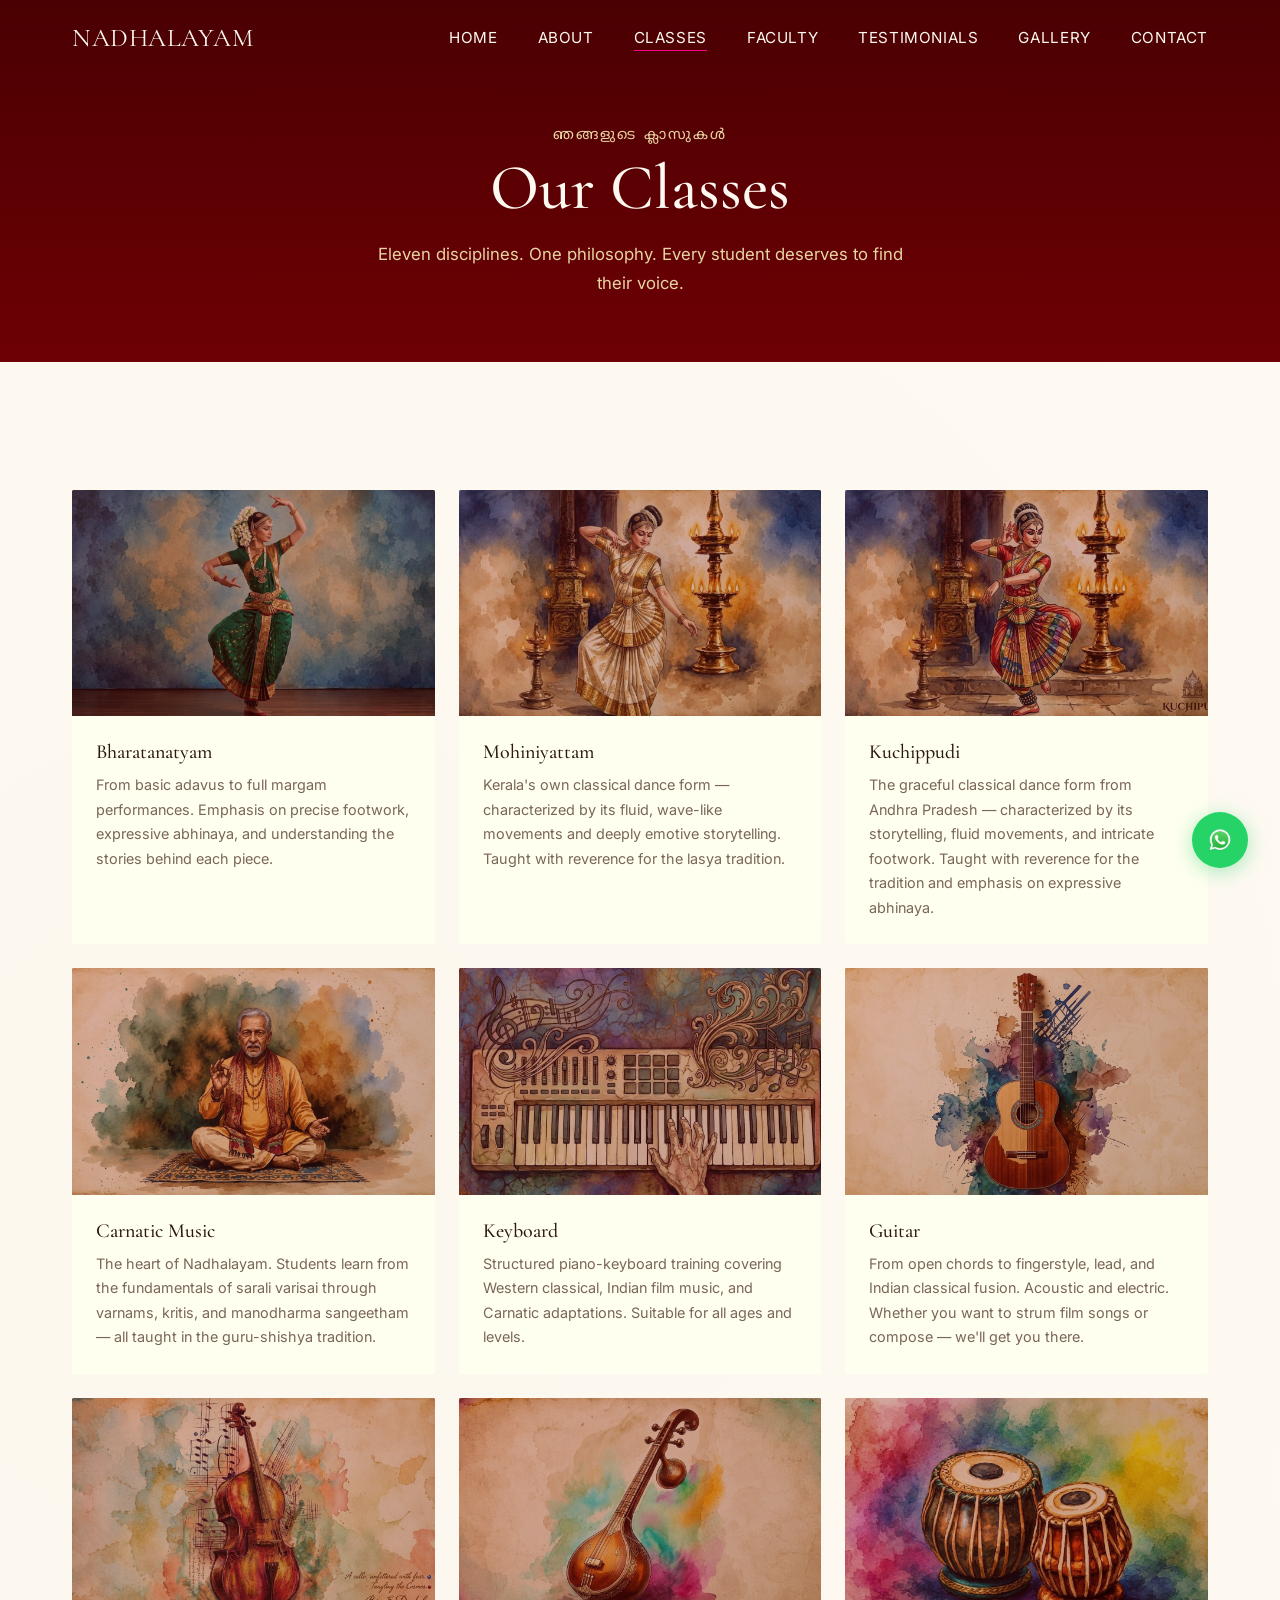
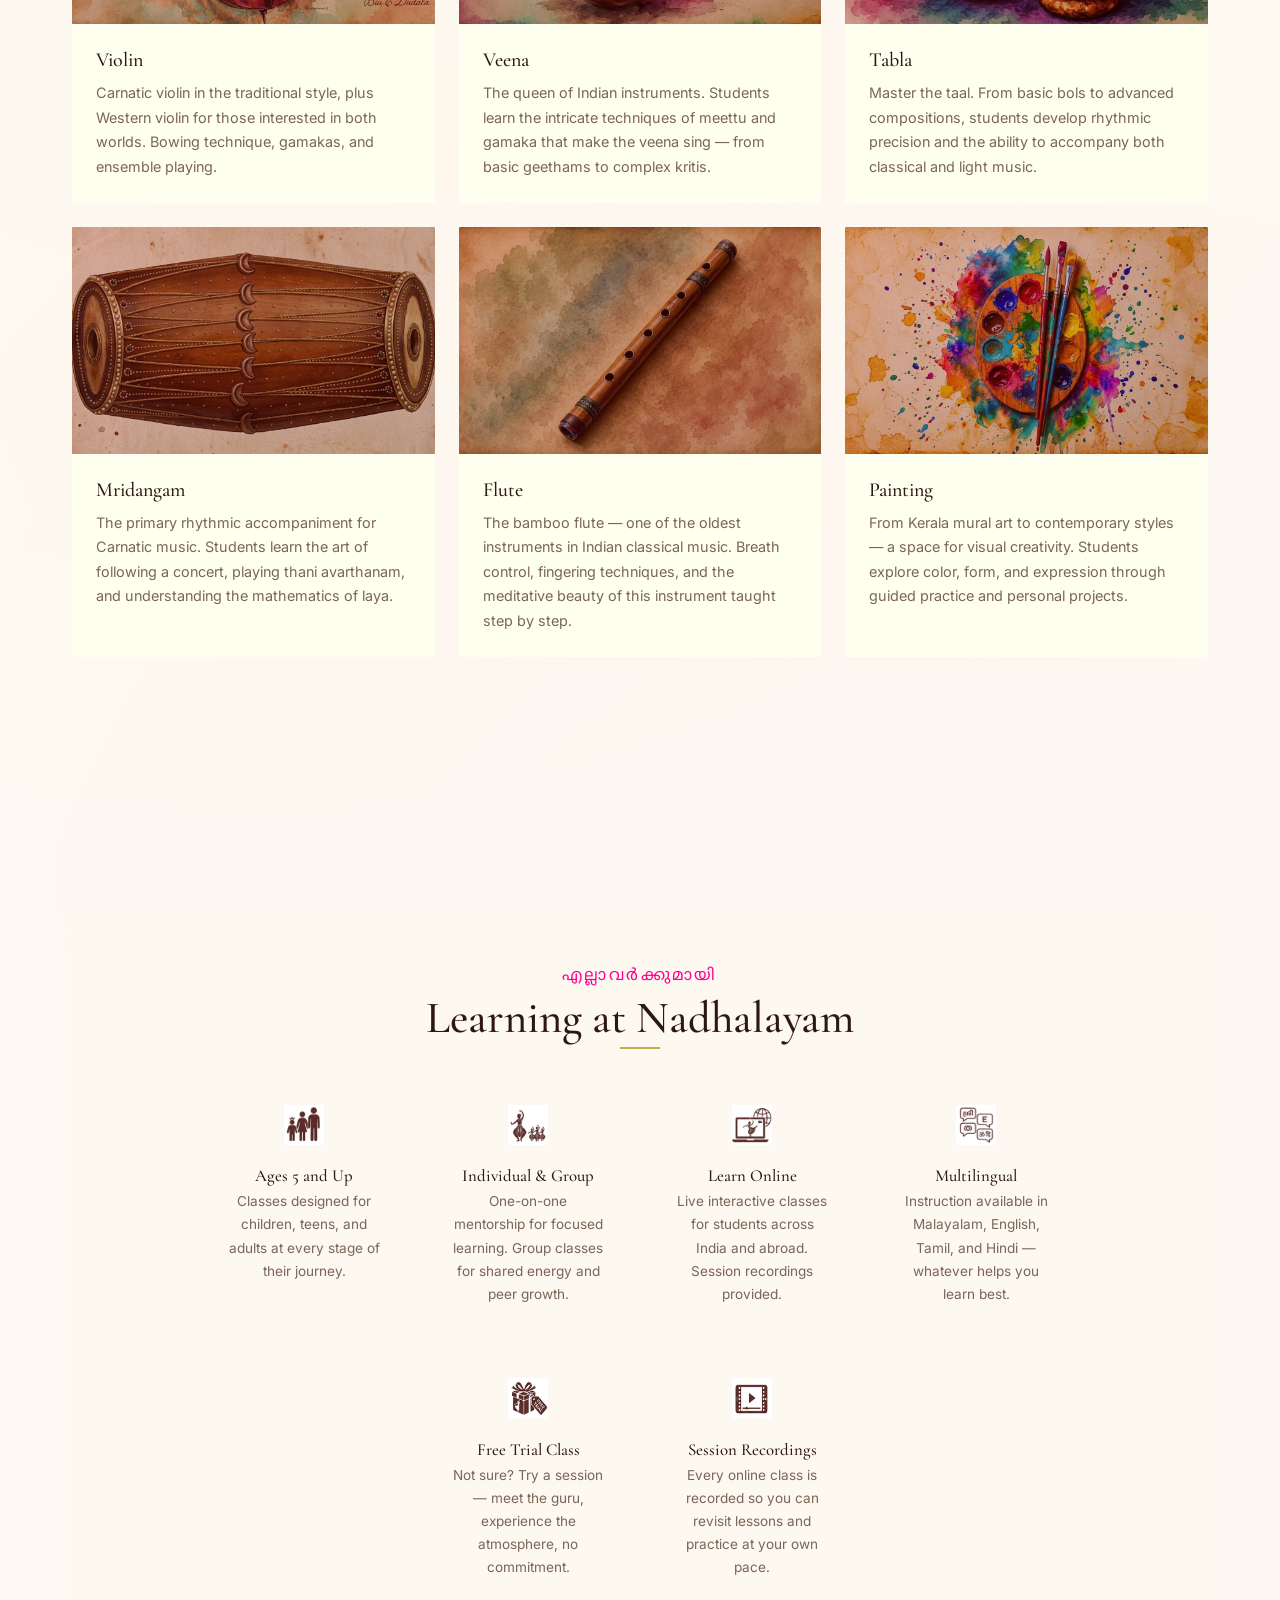
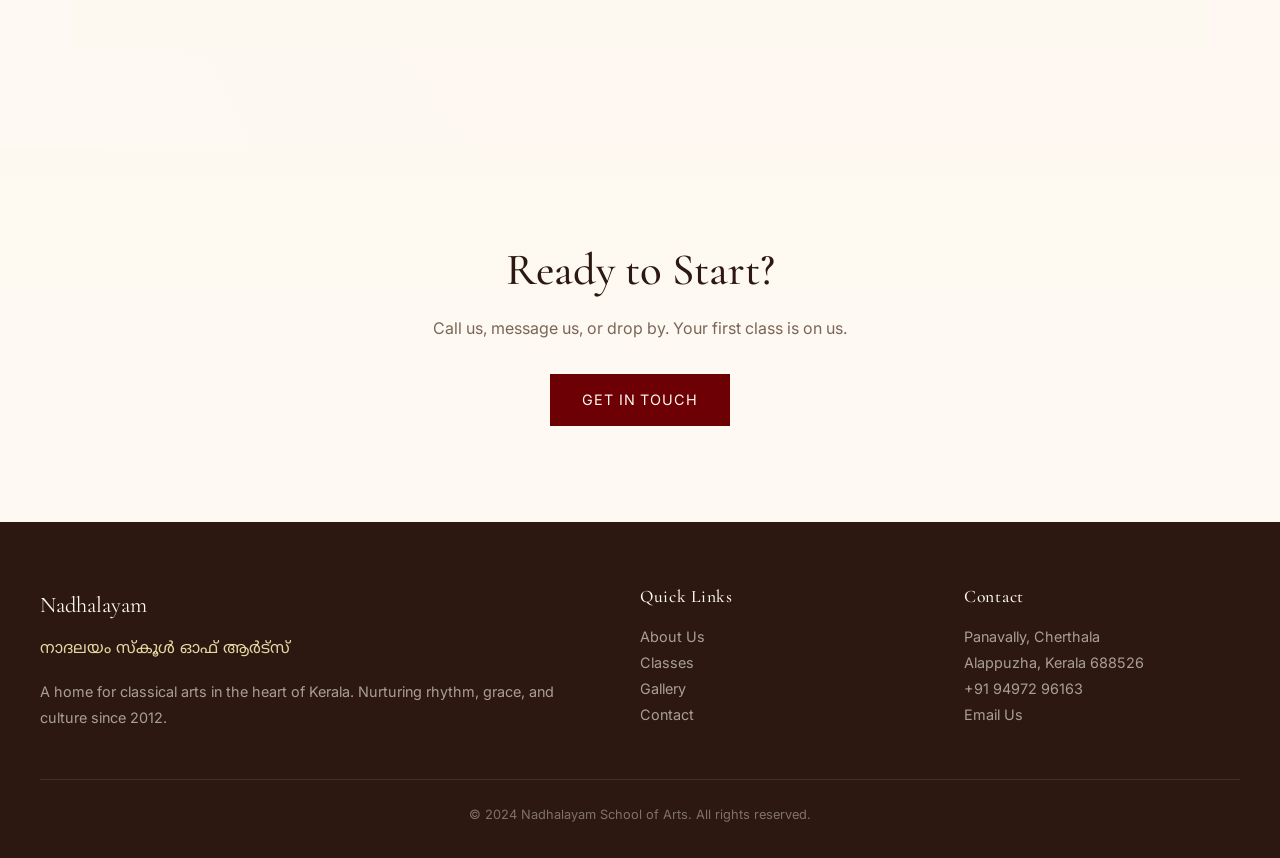
<file: classes.html>
<!DOCTYPE html>
<html lang="en">
<head>
  <meta charset="UTF-8">
  <meta name="viewport" content="width=device-width, initial-scale=1.0">
  <title>Classes — Nadhalayam School of Arts</title>
  <meta name="description" content="Explore our classes — Carnatic music, Bharatanatyam, Mohiniyattam, Kuchippudi,keyboard, guitar, violin, veena, tabla, mridangam, flute, and painting. Online and in-person. Free trial available.">
  <link rel="stylesheet" href="css/style.css">
</head>
<body>

<nav class="nav scrolled" id="nav">
  <div class="nav-inner">
    <a href="index.html" class="nav-logo">NADHALAYAM</a>
    <ul class="nav-links" id="navLinks">
      <li><a href="index.html">Home</a></li>
      <li><a href="about.html">About</a></li>
      <li><a href="classes.html" class="active">Classes</a></li>
      <li><a href="faculty.html">Faculty</a></li>
      <li><a href="testimonials.html">Testimonials</a></li>
      <li><a href="gallery.html">Gallery</a></li>
      <li><a href="contact.html">Contact</a></li>
    </ul>
    <button class="nav-toggle" id="navToggle" aria-label="Toggle menu">
      <span></span><span></span><span></span>
    </button>
  </div>
</nav>

<header class="page-header">
  <p class="malayalam" style="color:var(--gold-light);letter-spacing:0.15em;font-size:0.9rem;">ഞങ്ങളുടെ ക്ലാസുകൾ</p>
  <h1>Our Classes</h1>
  <p>Eleven disciplines. One philosophy. Every student deserves to find their voice.</p>
</header>

<section class="section">
  <div class="classes-grid">
    <div class="class-detail-card reveal">
      <div class="class-card-img">
        <img src="images/1.jpeg" alt="Bharatanatyam">
      </div>
      <div class="class-card-body">
        <h3>Bharatanatyam</h3>
        <p>From basic adavus to full margam performances. Emphasis on precise footwork, expressive abhinaya, and understanding the stories behind each piece.</p>
      </div>
    </div>

    <div class="class-detail-card reveal">
      <div class="class-card-img">
        <img src="images/2.jpeg" alt="Mohiniyattam">
      </div>
      <div class="class-card-body">
        <h3>Mohiniyattam</h3>
        <p>Kerala's own classical dance form — characterized by its fluid, wave-like movements and deeply emotive storytelling. Taught with reverence for the lasya tradition.</p>
      </div>
    </div>

    <div class="class-detail-card reveal">
      <div class="class-card-img">
        <img src="images/Kuchippudi.jpeg" alt="Kuchippudi">
      </div>
      <div class="class-card-body">
        <h3>Kuchippudi</h3>
        <p>The graceful classical dance form from Andhra Pradesh — characterized by its storytelling, fluid movements, and intricate footwork. Taught with reverence for the tradition and emphasis on expressive abhinaya.</p>
      </div>
    </div>

    <div class="class-detail-card reveal">
      <div class="class-card-img">
        <img src="images/11.jpeg" alt="Carnatic Music">
      </div>
      <div class="class-card-body">
        <h3>Carnatic Music</h3>
        <p>The heart of Nadhalayam. Students learn from the fundamentals of sarali varisai through varnams, kritis, and manodharma sangeetham — all taught in the guru-shishya tradition.</p>
      </div>
    </div>

    <div class="class-detail-card reveal">
      <div class="class-card-img">
        <img src="images/4.jpeg" alt="Keyboard">
      </div>
      <div class="class-card-body">
        <h3>Keyboard</h3>
        <p>Structured piano-keyboard training covering Western classical, Indian film music, and Carnatic adaptations. Suitable for all ages and levels.</p>
      </div>
    </div>

    <div class="class-detail-card reveal">
      <div class="class-card-img">
        <img src="images/3.jpeg" alt="Guitar">
      </div>
      <div class="class-card-body">
        <h3>Guitar</h3>
        <p>From open chords to fingerstyle, lead, and Indian classical fusion. Acoustic and electric. Whether you want to strum film songs or compose — we'll get you there.</p>
      </div>
    </div>

    <div class="class-detail-card reveal">
      <div class="class-card-img">
        <img src="images/5.jpeg" alt="Violin">
      </div>
      <div class="class-card-body">
        <h3>Violin</h3>
        <p>Carnatic violin in the traditional style, plus Western violin for those interested in both worlds. Bowing technique, gamakas, and ensemble playing.</p>
      </div>
    </div>

    <div class="class-detail-card reveal">
      <div class="class-card-img">
        <img src="images/6.jpeg" alt="Veena">
      </div>
      <div class="class-card-body">
        <h3>Veena</h3>
        <p>The queen of Indian instruments. Students learn the intricate techniques of meettu and gamaka that make the veena sing — from basic geethams to complex kritis.</p>
      </div>
    </div>

    <div class="class-detail-card reveal">
      <div class="class-card-img">
        <img src="images/7.jpeg" alt="Tabla">
      </div>
      <div class="class-card-body">
        <h3>Tabla</h3>
        <p>Master the taal. From basic bols to advanced compositions, students develop rhythmic precision and the ability to accompany both classical and light music.</p>
      </div>
    </div>

    <div class="class-detail-card reveal">
      <div class="class-card-img">
        <img src="images/8.jpeg" alt="Mridangam">
      </div>
      <div class="class-card-body">
        <h3>Mridangam</h3>
        <p>The primary rhythmic accompaniment for Carnatic music. Students learn the art of following a concert, playing thani avarthanam, and understanding the mathematics of laya.</p>
      </div>
    </div>

    <div class="class-detail-card reveal">
      <div class="class-card-img">
        <img src="images/9.jpeg" alt="Flute">
      </div>
      <div class="class-card-body">
        <h3>Flute</h3>
        <p>The bamboo flute — one of the oldest instruments in Indian classical music. Breath control, fingering techniques, and the meditative beauty of this instrument taught step by step.</p>
      </div>
    </div>

    <div class="class-detail-card reveal">
      <div class="class-card-img">
        <img src="images/10.jpeg" alt="Painting">
      </div>
      <div class="class-card-body">
        <h3>Painting</h3>
        <p>From Kerala mural art to contemporary styles — a space for visual creativity. Students explore color, form, and expression through guided practice and personal projects.</p>
      </div>
    </div>
  </div>
</section>

<!-- Class Info -->
<section class="section reveal">
  <div class="class-info">
    <span class="section-label malayalam">എല്ലാവർക്കുമായി</span>
    <h2>Learning at Nadhalayam</h2>
    <div class="section-line" style="margin:0 auto 2rem;"></div>

    <div class="class-info-grid">
      <div class="class-info-item">
        <div class="icon"><img src="icons/ages.png" alt="" width="40" height="40"></div>
        <h4>Ages 5 and Up</h4>
        <p>Classes designed for children, teens, and adults at every stage of their journey.</p>
      </div>
      <div class="class-info-item">
        <div class="icon"><img src="icons/individual.png" alt="" width="40" height="40"></div>
        <h4>Individual & Group</h4>
        <p>One-on-one mentorship for focused learning. Group classes for shared energy and peer growth.</p>
      </div>
      <div class="class-info-item">
        <div class="icon"><img src="icons/online.png" alt="" width="40" height="40"></div>
        <h4>Learn Online</h4>
        <p>Live interactive classes for students across India and abroad. Session recordings provided.</p>
      </div>
      <div class="class-info-item">
        <div class="icon"><img src="icons/multilingual.png" alt="" width="40" height="40"></div>
        <h4>Multilingual</h4>
        <p>Instruction available in Malayalam, English, Tamil, and Hindi — whatever helps you learn best.</p>
      </div>
      <div class="class-info-item">
        <div class="icon"><img src="icons/free trial.png" alt="" width="40" height="40"></div>
        <h4>Free Trial Class</h4>
        <p>Not sure? Try a session — meet the guru, experience the atmosphere, no commitment.</p>
      </div>
      <div class="class-info-item">
        <div class="icon"><img src="icons/videos.png" alt="" width="40" height="40"></div>
        <h4>Session Recordings</h4>
        <p>Every online class is recorded so you can revisit lessons and practice at your own pace.</p>
      </div>
    </div>
  </div>
</section>

<section class="cta reveal">
  <div class="cta-inner">
    <h2>Ready to Start?</h2>
    <p>Call us, message us, or drop by. Your first class is on us.</p>
    <a href="contact.html" class="btn btn-primary">Get in Touch</a>
  </div>
</section>

<footer class="footer">
  <div class="footer-grid">
    <div>
      <div class="footer-brand">Nadhalayam</div>
      <div class="footer-ml malayalam">നാദലയം സ്കൂൾ ഓഫ് ആർട്സ്</div>
      <p>A home for classical arts in the heart of Kerala. Nurturing rhythm, grace, and culture since 2012.</p>
    </div>
    <div>
      <h4>Quick Links</h4>
      <p><a href="about.html">About Us</a></p>
      <p><a href="classes.html">Classes</a></p>
      <p><a href="gallery.html">Gallery</a></p>
      <p><a href="contact.html">Contact</a></p>
    </div>
    <div>
      <h4>Contact</h4>
      <p>Panavally, Cherthala<br>Alappuzha, Kerala 688526</p>
      <p><a href="tel:+919497296163">+91 94972 96163</a></p>
      <p><a href="mailto:nadhalayamonline@mail.com">Email Us</a></p>
    </div>
  </div>
  <div class="footer-bottom">
    &copy; 2024 Nadhalayam School of Arts. All rights reserved.
  </div>
</footer>

<a href="https://wa.me/919995866345" class="whatsapp-float" target="_blank" rel="noopener" aria-label="Chat on WhatsApp"><img src="images/whatsapp.png" alt="WhatsApp" style="width:24px;height:24px;vertical-align:middle;"></a>

<script src="js/main.js"></script>
</body>
</html>
</file>
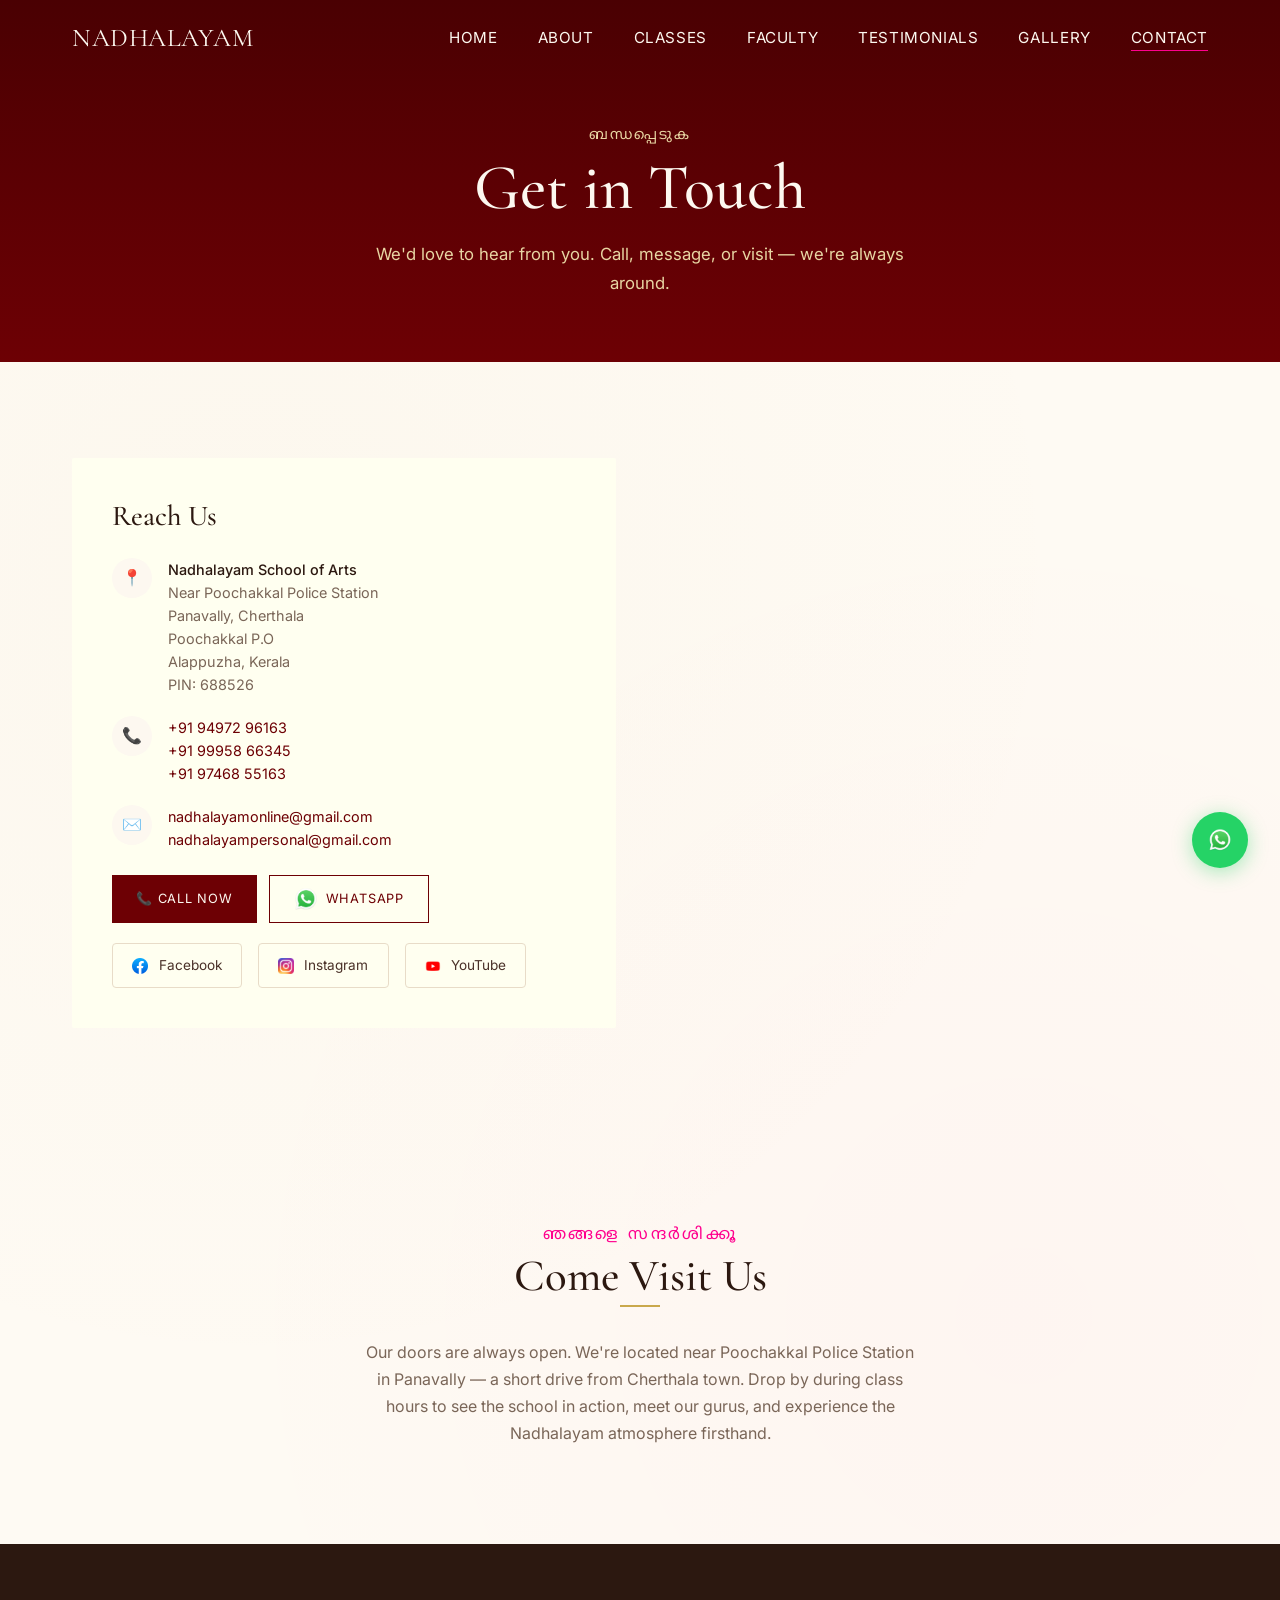
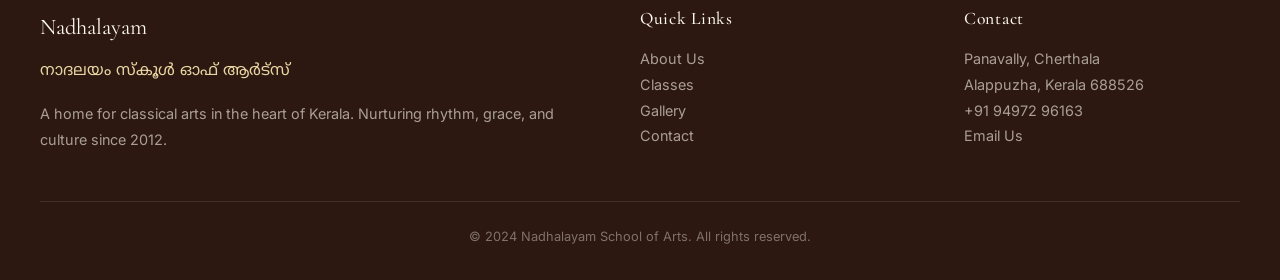
<file: contact.html>
<!DOCTYPE html>
<html lang="en">
<head>
  <meta charset="UTF-8">
  <meta name="viewport" content="width=device-width, initial-scale=1.0">
  <title>Contact — Nadhalayam School of Arts</title>
  <meta name="description" content="Get in touch with Nadhalayam School of Arts in Panavally, Cherthala. Call, WhatsApp, email, or visit our campus near Poochakkal Police Station, Alappuzha, Kerala.">
  <link rel="stylesheet" href="css/style.css">
</head>
<body>

<nav class="nav scrolled" id="nav">
  <div class="nav-inner">
    <a href="index.html" class="nav-logo">NADHALAYAM</a>
    <ul class="nav-links" id="navLinks">
      <li><a href="index.html">Home</a></li>
      <li><a href="about.html">About</a></li>
      <li><a href="classes.html">Classes</a></li>
      <li><a href="faculty.html">Faculty</a></li>
      <li><a href="testimonials.html">Testimonials</a></li>
      <li><a href="gallery.html">Gallery</a></li>
      <li><a href="contact.html" class="active">Contact</a></li>
    </ul>
    <button class="nav-toggle" id="navToggle" aria-label="Toggle menu">
      <span></span><span></span><span></span>
    </button>
  </div>
</nav>

<header class="page-header">
  <p class="malayalam" style="color:var(--gold-light);letter-spacing:0.15em;font-size:0.9rem;">ബന്ധപ്പെടുക</p>
  <h1>Get in Touch</h1>
  <p>We'd love to hear from you. Call, message, or visit — we're always around.</p>
</header>

<section class="section">
  <div class="contact-grid">
    <div class="contact-card reveal">
      <h3>Reach Us</h3>

      <div class="contact-item">
        <div class="contact-icon">📍</div>
        <div>
          <p style="font-weight:500; color:var(--text-dark);">Nadhalayam School of Arts</p>
          <p>Near Poochakkal Police Station<br>Panavally, Cherthala<br>Poochakkal P.O<br>Alappuzha, Kerala<br>PIN: 688526</p>
        </div>
      </div>

      <div class="contact-item">
        <div class="contact-icon">📞</div>
        <div>
          <p><a href="tel:+919497296163">+91 94972 96163</a></p>
          <p><a href="tel:+919995866345">+91 99958 66345</a></p>
          <p><a href="tel:+919746855163">+91 97468 55163</a></p>
        </div>
      </div>

      <div class="contact-item">
        <div class="contact-icon">✉️</div>
        <div>
          <p><a href="mailto:nadhalayamonline@gmail.com">nadhalayamonline@gmail.com</a></p>
          <p><a href="mailto:nadhalayampersonal@gmail.com">nadhalayampersonal@gmail.com</a></p>
        </div>
      </div>

      <div style="margin-top:1.5rem; display:flex; gap:0.75rem; flex-wrap:wrap;">
        <a href="tel:+919497296163" class="btn btn-primary" style="font-size:0.8rem; padding:0.7rem 1.5rem;">📞 Call Now</a>
        <a href="https://wa.me/919995866345" class="btn btn-outline" target="_blank" rel="noopener" style="font-size:0.8rem; padding:0.7rem 1.5rem;"><img src="images/whatsapp.png" alt="WhatsApp" style="width:24px;height:24px;vertical-align:middle;"> WhatsApp</a>
      </div>

      <div class="social-links">
        <a href="https://www.facebook.com/share/1NbCLS1rBk/" class="social-link" target="_blank" rel="noopener"><img src="images/facebook.png" alt="" style="width:16px;height:16px;vertical-align:middle;margin-right:4px;">Facebook</a>
        <a href="https://www.instagram.com/sunilanitha.nadham?utm_source=qr&igsh=MXIwMXR6d2o5Y3d2cg==" class="social-link" target="_blank" rel="noopener"><img src="images/instagram.png" alt="" style="width:16px;height:16px;vertical-align:middle;margin-right:4px;">Instagram</a>
        <a href="https://youtube.com/@nadhalayamofficial?si=5vMBy7ZGA8YhbLXn" class="social-link" target="_blank" rel="noopener"><img src="images/youtube.png" alt="" style="width:16px;height:16px;vertical-align:middle;margin-right:4px;">YouTube</a>
      </div>
    </div>

    <div class="map-container reveal">
      <iframe
        src="https://www.google.com/maps/embed?pb=!1m18!1m12!1m3!1d6287.671545366482!2d76.3508947!3d9.8074167!2m3!1f0!2f0!3f0!3m2!1i1024!2i768!4f13.1!3m3!1m2!1s0x0%3A0x0!2zOcKwNDgnMjYuNyJOIDc2wrAyMScxMi41IkU!5e0!3m2!1sen!2sin!4v1700000000000"
        allowfullscreen=""
        loading="lazy"
        referrerpolicy="no-referrer-when-downgrade"
        title="Nadhalayam Location Map"
        style="border:0; width:100%; height:100%; min-height:280px; border-radius:2px;">
      </iframe>
    </div></div>
</section>

<!-- Visit Info -->
<section class="section reveal" style="text-align:center;">
  <span class="section-label malayalam">ഞങ്ങളെ സന്ദർശിക്കൂ</span>
  <h2>Come Visit Us</h2>
  <div class="section-line" style="margin:0 auto 2rem;"></div>
  <p style="max-width:560px; margin:0 auto; color:var(--text-muted);">
    Our doors are always open. We're located near Poochakkal Police Station in Panavally — a short drive from Cherthala town. Drop by during class hours to see the school in action, meet our gurus, and experience the Nadhalayam atmosphere firsthand.
  </p>
</section>

<footer class="footer">
  <div class="footer-grid">
    <div>
      <div class="footer-brand">Nadhalayam</div>
      <div class="footer-ml malayalam">നാദലയം സ്കൂൾ ഓഫ് ആർട്സ്</div>
      <p>A home for classical arts in the heart of Kerala. Nurturing rhythm, grace, and culture since 2012.</p>
    </div>
    <div>
      <h4>Quick Links</h4>
      <p><a href="about.html">About Us</a></p>
      <p><a href="classes.html">Classes</a></p>
      <p><a href="gallery.html">Gallery</a></p>
      <p><a href="contact.html">Contact</a></p>
    </div>
    <div>
      <h4>Contact</h4>
      <p>Panavally, Cherthala<br>Alappuzha, Kerala 688526</p>
      <p><a href="tel:+919497296163">+91 94972 96163</a></p>
      <p><a href="mailto:nadhalayamonline@gmail.com">Email Us</a></p>
    </div>
  </div>
  <div class="footer-bottom">
    &copy; 2024 Nadhalayam School of Arts. All rights reserved.
  </div>
</footer>

<a href="https://wa.me/919995866345" class="whatsapp-float" target="_blank" rel="noopener" aria-label="Chat on WhatsApp"><img src="images/whatsapp.png" alt="WhatsApp" style="width:24px;height:24px;vertical-align:middle;"></a>

<script src="js/main.js"></script>
</body>
</html>
</file>
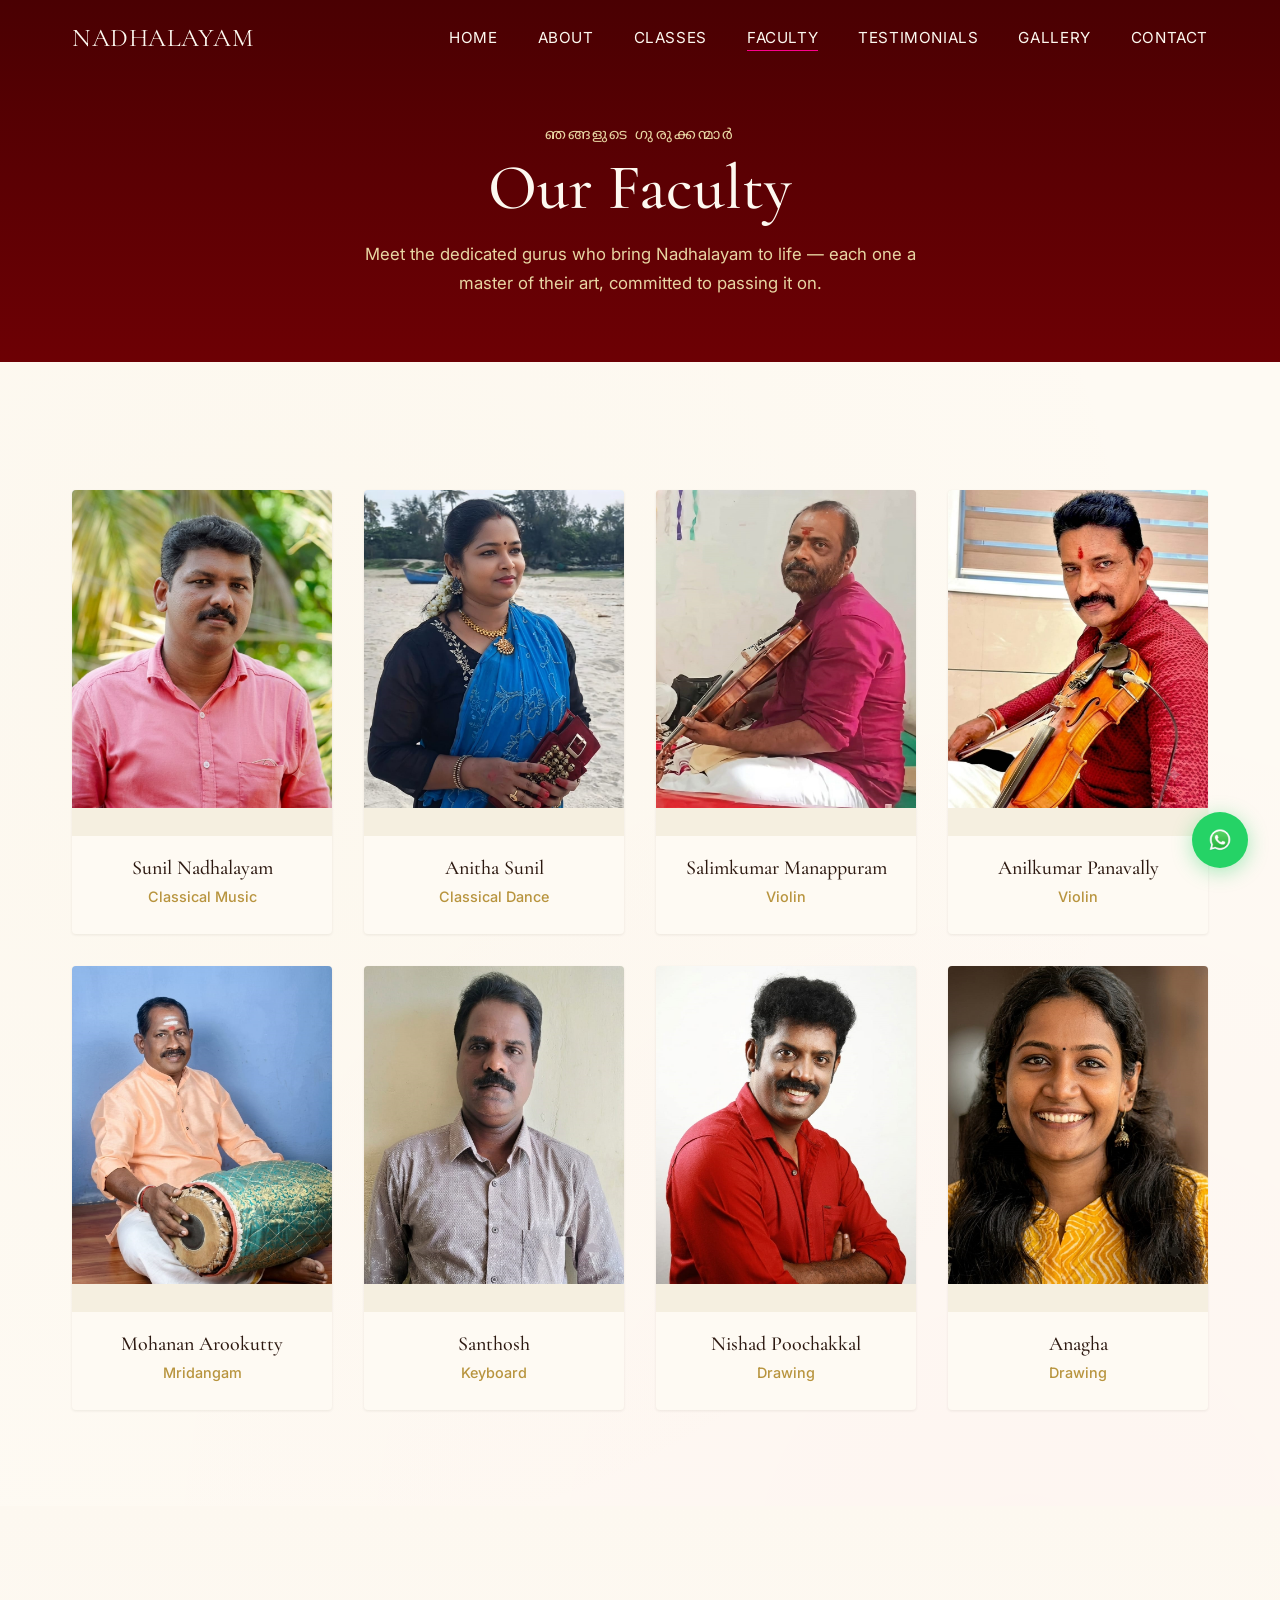
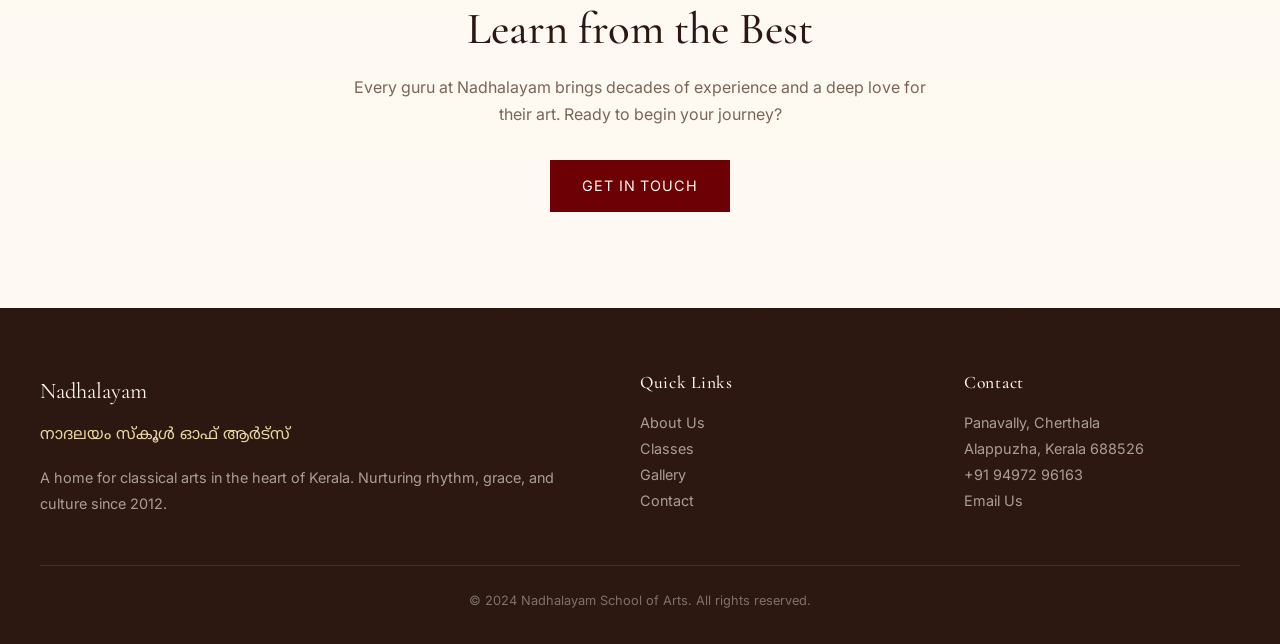
<file: faculty.html>
<!DOCTYPE html>
<html lang="en">
<head>
  <meta charset="UTF-8">
  <meta name="viewport" content="width=device-width, initial-scale=1.0">
  <title>Faculty — Nadhalayam School of Arts</title>
  <meta name="description" content="Meet the dedicated gurus of Nadhalayam School of Arts — experienced teachers in Carnatic music, Bharatanatyam, Mohiniyattam, violin, mridangam, keyboard, and artwork.">
  <link rel="stylesheet" href="css/style.css">
</head>
<body>

<nav class="nav scrolled" id="nav">
  <div class="nav-inner">
    <a href="index.html" class="nav-logo">NADHALAYAM</a>
    <ul class="nav-links" id="navLinks">
      <li><a href="index.html">Home</a></li>
      <li><a href="about.html">About</a></li>
      <li><a href="classes.html">Classes</a></li>
      <li><a href="faculty.html" class="active">Faculty</a></li>
      <li><a href="testimonials.html">Testimonials</a></li>
      <li><a href="gallery.html">Gallery</a></li>
      <li><a href="contact.html">Contact</a></li>
    </ul>
    <button class="nav-toggle" id="navToggle" aria-label="Toggle menu">
      <span></span><span></span><span></span>
    </button>
  </div>
</nav>

<header class="page-header">
  <p class="malayalam" style="color:var(--gold-light);letter-spacing:0.15em;font-size:0.9rem;">ഞങ്ങളുടെ ഗുരുക്കന്മാർ</p>
  <h1>Our Faculty</h1>
  <p>Meet the dedicated gurus who bring Nadhalayam to life — each one a master of their art, committed to passing it on.</p>
</header>

<section class="section">
  <div class="faculty-grid">

    <div class="faculty-card reveal">
      <div class="faculty-card-img">
        <div class="faculty-img-frame">
          <img src="images/facultynames/Sunil.jpeg" alt="Sunil Nadhalayam">
        </div>
      </div>
      <div class="faculty-card-body">
        <h3>Sunil Nadhalayam</h3>
        <p>Classical Music</p>
      </div>
    </div>

    <div class="faculty-card reveal">
      <div class="faculty-card-img">
        <div class="faculty-img-frame">
          <img src="images/facultynames/Anitha.jpeg" alt="Anitha Sunil">
        </div>
      </div>
      <div class="faculty-card-body">
        <h3>Anitha Sunil</h3>
        <p>Classical Dance</p>
      </div>
    </div>

    <div class="faculty-card reveal">
      <div class="faculty-card-img">
        <div class="faculty-img-frame">
          <img src="images/facultynames/SalimKumar.jpeg" alt="Salimkumar Manappuram">
        </div>
      </div>
      <div class="faculty-card-body">
        <h3>Salimkumar Manappuram</h3>
        <p>Violin</p>
      </div>
    </div>

    <div class="faculty-card reveal">
      <div class="faculty-card-img">
        <div class="faculty-img-frame">
          <img src="images/facultynames/AnilKumar.jpeg" alt="Anilkumar Panavally">
        </div>
      </div>
      <div class="faculty-card-body">
        <h3>Anilkumar Panavally</h3>
        <p>Violin</p>
      </div>
    </div>

    <div class="faculty-card reveal">
      <div class="faculty-card-img">
        <div class="faculty-img-frame">
          <img src="images/facultynames/Mohanan.jpeg" alt="Mohanan Arookutty">
        </div>
      </div>
      <div class="faculty-card-body">
        <h3>Mohanan Arookutty</h3>
        <p>Mridangam</p>
      </div>
    </div>

    <div class="faculty-card reveal">
      <div class="faculty-card-img">
        <div class="faculty-img-frame">
          <img src="images/facultynames/Santhosh.jpeg" alt="Santhosh">
        </div>
      </div>
      <div class="faculty-card-body">
        <h3>Santhosh</h3>
        <p>Keyboard</p>
      </div>
    </div>

    <div class="faculty-card reveal">
      <div class="faculty-card-img">
        <div class="faculty-img-frame">
          <img src="images/facultynames/Nishaad.jpeg" alt="Nishad Poochakkal">
        </div>
      </div>
      <div class="faculty-card-body">
        <h3>Nishad Poochakkal</h3>
        <p>Drawing</p>
      </div>
    </div>

    <div class="faculty-card reveal">
      <div class="faculty-card-img">
        <div class="faculty-img-frame">
          <img src="images/facultynames/Anagha.jpeg" alt="Anagha">
        </div>
      </div>
      <div class="faculty-card-body">
        <h3>Anagha</h3>
        <p>Drawing</p>
      </div>
    </div>

  </div>
</section>

<section class="cta reveal">
  <div class="cta-inner">
    <h2>Learn from the Best</h2>
    <p>Every guru at Nadhalayam brings decades of experience and a deep love for their art. Ready to begin your journey?</p>
    <a href="contact.html" class="btn btn-primary">Get in Touch</a>
  </div>
</section>

<footer class="footer">
  <div class="footer-grid">
    <div>
      <div class="footer-brand">Nadhalayam</div>
      <div class="footer-ml malayalam">നാദലയം സ്കൂൾ ഓഫ് ആർട്സ്</div>
      <p>A home for classical arts in the heart of Kerala. Nurturing rhythm, grace, and culture since 2012.</p>
    </div>
    <div>
      <h4>Quick Links</h4>
      <p><a href="about.html">About Us</a></p>
      <p><a href="classes.html">Classes</a></p>
      <p><a href="gallery.html">Gallery</a></p>
      <p><a href="contact.html">Contact</a></p>
    </div>
    <div>
      <h4>Contact</h4>
      <p>Panavally, Cherthala<br>Alappuzha, Kerala 688526</p>
      <p><a href="tel:+919497296163">+91 94972 96163</a></p>
      <p><a href="mailto:nadhalayamonline@mail.com">Email Us</a></p>
    </div>
  </div>
  <div class="footer-bottom">
    &copy; 2024 Nadhalayam School of Arts. All rights reserved.
  </div>
</footer>

<a href="https://wa.me/919995866345" class="whatsapp-float" target="_blank" rel="noopener" aria-label="Chat on WhatsApp"><img src="images/whatsapp.png" alt="WhatsApp" style="width:24px;height:24px;vertical-align:middle;"></a>

<script src="js/main.js"></script>
</body>
</html>
</file>
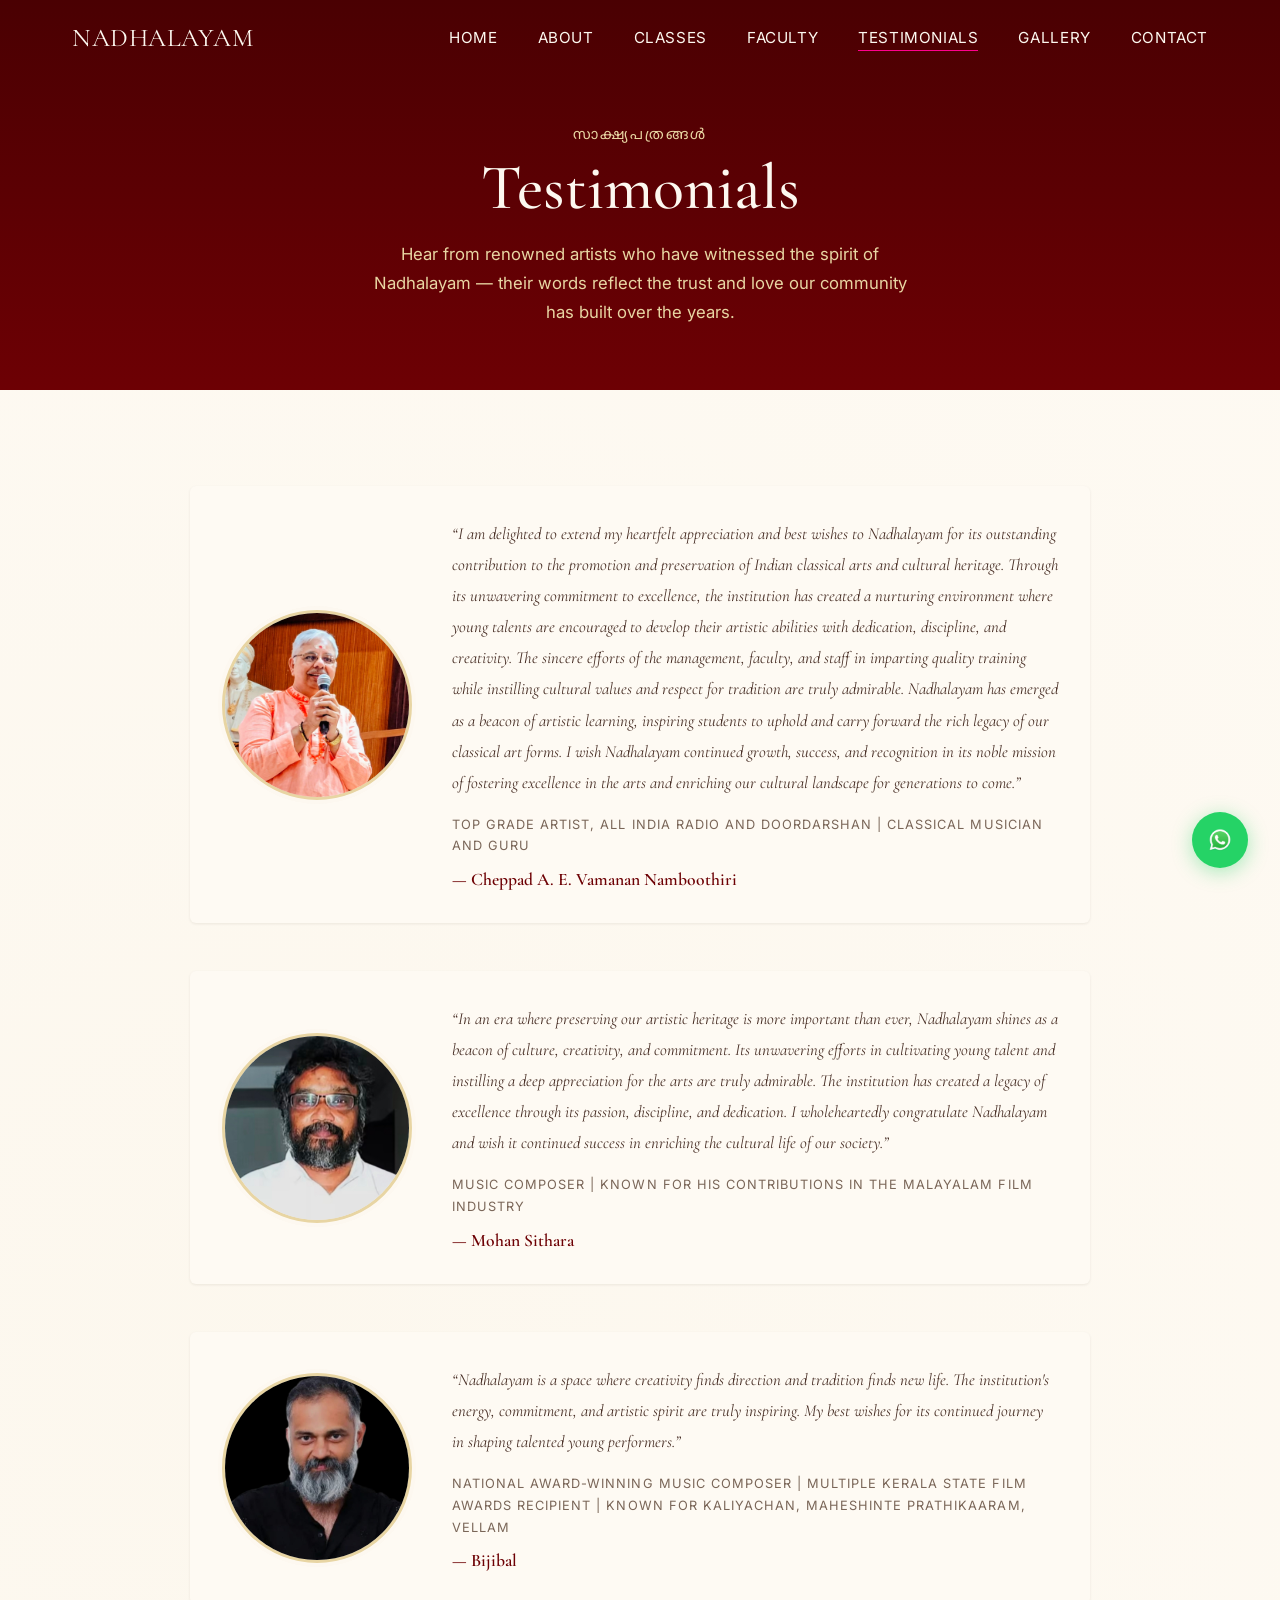
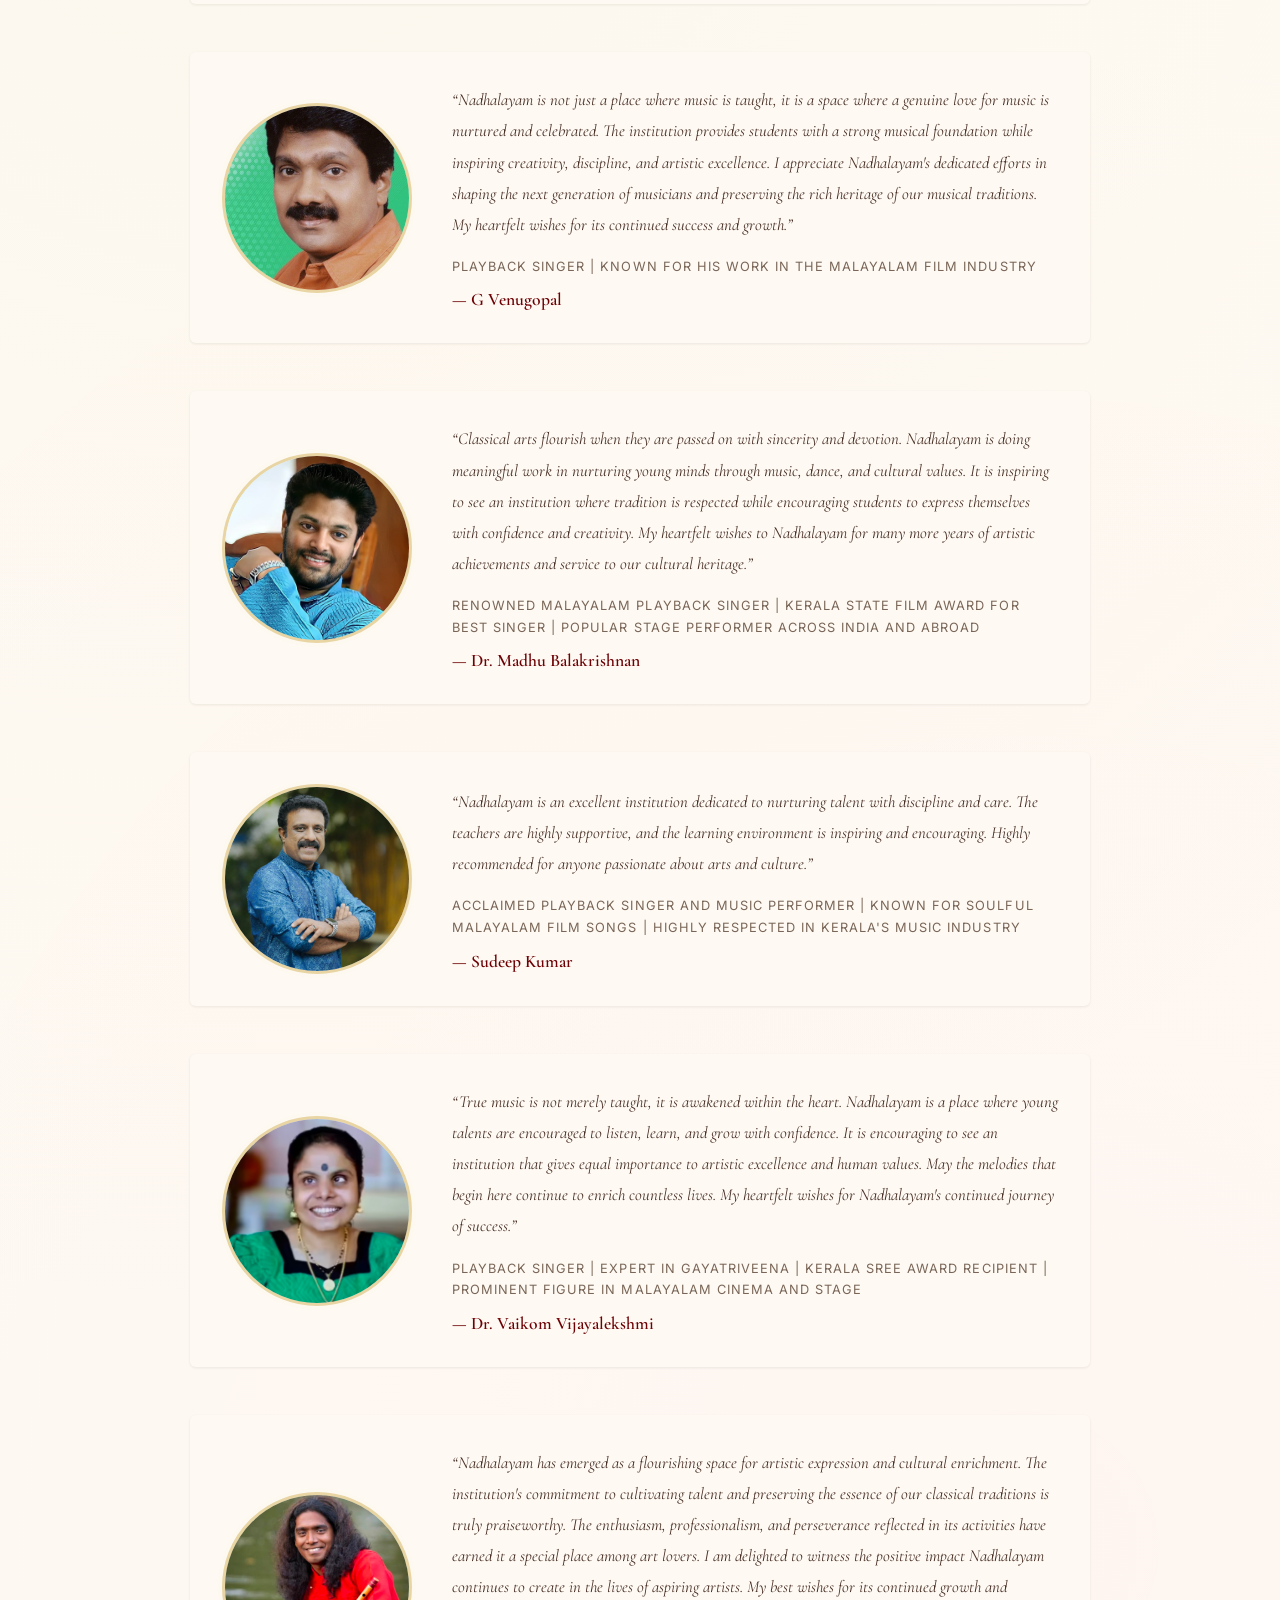
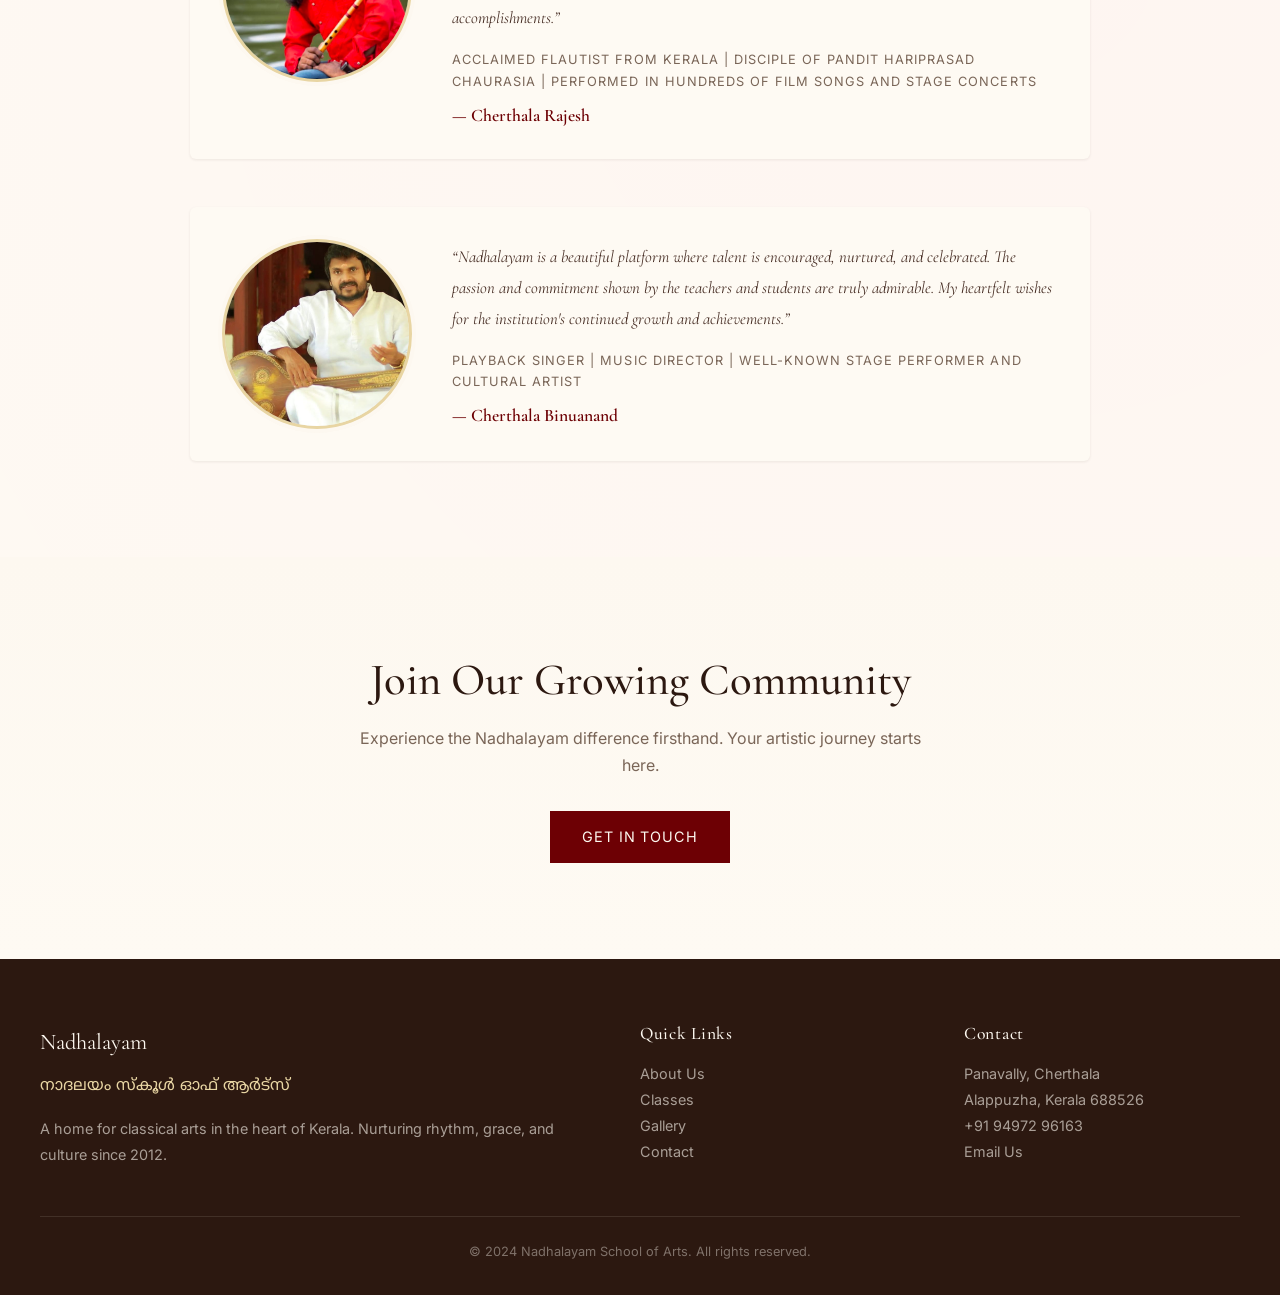
<file: testimonials.html>
<!DOCTYPE html>
<html lang="en">
<head>
  <meta charset="UTF-8">
  <meta name="viewport" content="width=device-width, initial-scale=1.0">
  <title>Testimonials — Nadhalayam School of Arts</title>
  <meta name="description" content="Hear from renowned artists and personalities about their experience with Nadhalayam School of Arts.">
  <link rel="stylesheet" href="css/style.css">
</head>
<body>

<nav class="nav scrolled" id="nav">
  <div class="nav-inner">
    <a href="index.html" class="nav-logo">NADHALAYAM</a>
    <ul class="nav-links" id="navLinks">
      <li><a href="index.html">Home</a></li>
      <li><a href="about.html">About</a></li>
      <li><a href="classes.html">Classes</a></li>
      <li><a href="faculty.html">Faculty</a></li>
      <li><a href="testimonials.html" class="active">Testimonials</a></li>
      <li><a href="gallery.html">Gallery</a></li>
      <li><a href="contact.html">Contact</a></li>
    </ul>
    <button class="nav-toggle" id="navToggle" aria-label="Toggle menu">
      <span></span><span></span><span></span>
    </button>
  </div>
</nav>

<header class="page-header">
  <p class="malayalam" style="color:var(--gold-light);letter-spacing:0.15em;font-size:0.9rem;">സാക്ഷ്യപത്രങ്ങള്‍</p>
  <h1>Testimonials</h1>
  <p>Hear from renowned artists who have witnessed the spirit of Nadhalayam — their words reflect the trust and love our community has built over the years.</p>
</header>

<section class="section">
  <div class="testimonials-grid">

    <div class="testimonial-card reveal">
      <div class="testimonial-img">
        <img src="images/Cheppad%20A.%20E.%20Vamanan%20Namboothiri.jpeg" alt="Cheppad A. E. Vamanan Namboothiri" loading="lazy">
      </div>
      <div class="testimonial-body">
        <blockquote class="testimonial-quote">&ldquo;I am delighted to extend my heartfelt appreciation and best wishes to Nadhalayam for its outstanding contribution to the promotion and preservation of Indian classical arts and cultural heritage. Through its unwavering commitment to excellence, the institution has created a nurturing environment where young talents are encouraged to develop their artistic abilities with dedication, discipline, and creativity. The sincere efforts of the management, faculty, and staff in imparting quality training while instilling cultural values and respect for tradition are truly admirable. Nadhalayam has emerged as a beacon of artistic learning, inspiring students to uphold and carry forward the rich legacy of our classical art forms. I wish Nadhalayam continued growth, success, and recognition in its noble mission of fostering excellence in the arts and enriching our cultural landscape for generations to come.&rdquo;</blockquote>
        <p class="testimonial-about">Top Grade Artist, All India Radio and Doordarshan | Classical Musician and Guru</p>
        <h3 class="testimonial-name">&mdash; Cheppad A. E. Vamanan Namboothiri</h3>
      </div>
    </div>

    <div class="testimonial-card reveal">
      <div class="testimonial-img">
        <img src="images/Mohan%20Sithara.jpeg" alt="Mohan Sithara" loading="lazy">
      </div>
      <div class="testimonial-body">
        <blockquote class="testimonial-quote">&ldquo;In an era where preserving our artistic heritage is more important than ever, Nadhalayam shines as a beacon of culture, creativity, and commitment. Its unwavering efforts in cultivating young talent and instilling a deep appreciation for the arts are truly admirable. The institution has created a legacy of excellence through its passion, discipline, and dedication. I wholeheartedly congratulate Nadhalayam and wish it continued success in enriching the cultural life of our society.&rdquo;</blockquote>
        <p class="testimonial-about">Music Composer | Known for his contributions in the Malayalam film industry</p>
        <h3 class="testimonial-name">&mdash; Mohan Sithara</h3>
      </div>
    </div>

    <div class="testimonial-card reveal">
      <div class="testimonial-img">
        <img src="images/Bijibal.jpeg" alt="Bijibal" loading="lazy">
      </div>
      <div class="testimonial-body">
        <blockquote class="testimonial-quote">&ldquo;Nadhalayam is a space where creativity finds direction and tradition finds new life. The institution's energy, commitment, and artistic spirit are truly inspiring. My best wishes for its continued journey in shaping talented young performers.&rdquo;</blockquote>
        <p class="testimonial-about">National Award-winning music composer | Multiple Kerala State Film Awards recipient | Known for Kaliyachan, Maheshinte Prathikaaram, Vellam</p>
        <h3 class="testimonial-name">&mdash; Bijibal</h3>
      </div>
    </div>

    <div class="testimonial-card reveal">
      <div class="testimonial-img">
        <img src="images/G%20Venugopal.jpeg" alt="G Venugopal" loading="lazy">
      </div>
      <div class="testimonial-body">
        <blockquote class="testimonial-quote">&ldquo;Nadhalayam is not just a place where music is taught, it is a space where a genuine love for music is nurtured and celebrated. The institution provides students with a strong musical foundation while inspiring creativity, discipline, and artistic excellence. I appreciate Nadhalayam's dedicated efforts in shaping the next generation of musicians and preserving the rich heritage of our musical traditions. My heartfelt wishes for its continued success and growth.&rdquo;</blockquote>
        <p class="testimonial-about">Playback Singer | Known for his work in the Malayalam Film Industry</p>
        <h3 class="testimonial-name">&mdash; G Venugopal</h3>
      </div>
    </div>

    <div class="testimonial-card reveal">
      <div class="testimonial-img">
        <img src="images/Madhu%20Balakrishnan.jpeg" alt="Dr. Madhu Balakrishnan" loading="lazy">
      </div>
      <div class="testimonial-body">
        <blockquote class="testimonial-quote">&ldquo;Classical arts flourish when they are passed on with sincerity and devotion. Nadhalayam is doing meaningful work in nurturing young minds through music, dance, and cultural values. It is inspiring to see an institution where tradition is respected while encouraging students to express themselves with confidence and creativity. My heartfelt wishes to Nadhalayam for many more years of artistic achievements and service to our cultural heritage.&rdquo;</blockquote>
        <p class="testimonial-about">Renowned Malayalam playback singer | Kerala State Film Award for Best Singer | Popular stage performer across India and abroad</p>
        <h3 class="testimonial-name">&mdash; Dr. Madhu Balakrishnan</h3>
      </div>
    </div>

    <div class="testimonial-card reveal">
      <div class="testimonial-img">
        <img src="images/Sudeep%20Kumar.jpeg" alt="Sudeep Kumar" loading="lazy">
      </div>
      <div class="testimonial-body">
        <blockquote class="testimonial-quote">&ldquo;Nadhalayam is an excellent institution dedicated to nurturing talent with discipline and care. The teachers are highly supportive, and the learning environment is inspiring and encouraging. Highly recommended for anyone passionate about arts and culture.&rdquo;</blockquote>
        <p class="testimonial-about">Acclaimed playback singer and music performer | Known for soulful Malayalam film songs | Highly respected in Kerala's music industry</p>
        <h3 class="testimonial-name">&mdash; Sudeep Kumar</h3>
      </div>
    </div>

    <div class="testimonial-card reveal">
      <div class="testimonial-img">
        <img src="images/Vaikom%20Vijayalekshmi.jpeg" alt="Dr. Vaikom Vijayalekshmi" loading="lazy">
      </div>
      <div class="testimonial-body">
        <blockquote class="testimonial-quote">&ldquo;True music is not merely taught, it is awakened within the heart. Nadhalayam is a place where young talents are encouraged to listen, learn, and grow with confidence. It is encouraging to see an institution that gives equal importance to artistic excellence and human values. May the melodies that begin here continue to enrich countless lives. My heartfelt wishes for Nadhalayam's continued journey of success.&rdquo;</blockquote>
        <p class="testimonial-about">Playback Singer | Expert in Gayatriveena | Kerala Sree Award recipient | Prominent figure in Malayalam cinema and stage</p>
        <h3 class="testimonial-name">&mdash; Dr. Vaikom Vijayalekshmi</h3>
      </div>
    </div>

    <div class="testimonial-card reveal">
      <div class="testimonial-img">
        <img src="images/Cherthala%20Rajesh.jpeg" alt="Cherthala Rajesh" loading="lazy">
      </div>
      <div class="testimonial-body">
        <blockquote class="testimonial-quote">&ldquo;Nadhalayam has emerged as a flourishing space for artistic expression and cultural enrichment. The institution's commitment to cultivating talent and preserving the essence of our classical traditions is truly praiseworthy. The enthusiasm, professionalism, and perseverance reflected in its activities have earned it a special place among art lovers. I am delighted to witness the positive impact Nadhalayam continues to create in the lives of aspiring artists. My best wishes for its continued growth and accomplishments.&rdquo;</blockquote>
        <p class="testimonial-about">Acclaimed flautist from Kerala | Disciple of Pandit Hariprasad Chaurasia | Performed in hundreds of film songs and stage concerts</p>
        <h3 class="testimonial-name">&mdash; Cherthala Rajesh</h3>
      </div>
    </div>

    <div class="testimonial-card reveal">
      <div class="testimonial-img">
        <img src="images/Cherthala%20Binuanand.jpeg" alt="Cherthala Binuanand" loading="lazy">
      </div>
      <div class="testimonial-body">
        <blockquote class="testimonial-quote">&ldquo;Nadhalayam is a beautiful platform where talent is encouraged, nurtured, and celebrated. The passion and commitment shown by the teachers and students are truly admirable. My heartfelt wishes for the institution's continued growth and achievements.&rdquo;</blockquote>
        <p class="testimonial-about">Playback Singer | Music Director | Well-known stage performer and cultural artist</p>
        <h3 class="testimonial-name">&mdash; Cherthala Binuanand</h3>
      </div>
    </div>

  </div>
</section>

<section class="cta reveal">
  <div class="cta-inner">
    <h2>Join Our Growing Community</h2>
    <p>Experience the Nadhalayam difference firsthand. Your artistic journey starts here.</p>
    <a href="contact.html" class="btn btn-primary">Get in Touch</a>
  </div>
</section>

<footer class="footer">
  <div class="footer-grid">
    <div>
      <div class="footer-brand">Nadhalayam</div>
      <div class="footer-ml malayalam">നാദലയം സ്കൂള്‍ ഓഫ് ആര്‍ട്സ്</div>
      <p>A home for classical arts in the heart of Kerala. Nurturing rhythm, grace, and culture since 2012.</p>
    </div>
    <div>
      <h4>Quick Links</h4>
      <p><a href="about.html">About Us</a></p>
      <p><a href="classes.html">Classes</a></p>
      <p><a href="gallery.html">Gallery</a></p>
      <p><a href="contact.html">Contact</a></p>
    </div>
    <div>
      <h4>Contact</h4>
      <p>Panavally, Cherthala<br>Alappuzha, Kerala 688526</p>
      <p><a href="tel:+919497296163">+91 94972 96163</a></p>
      <p><a href="mailto:nadhalayamonline@gmail.com">Email Us</a></p>
    </div>
  </div>
  <div class="footer-bottom">
    &copy; 2024 Nadhalayam School of Arts. All rights reserved.
  </div>
</footer>

<a href="https://wa.me/919995866345" class="whatsapp-float" target="_blank" rel="noopener" aria-label="Chat on WhatsApp"><img src="images/whatsapp.png" alt="WhatsApp" style="width:24px;height:24px;vertical-align:middle;"></a>

<script src="js/main.js"></script>
</body>
</html>
</file>
<file: css/style.css>
/* ===== Fonts ===== */
@import url('https://fonts.googleapis.com/css2?family=Cormorant+Garamond:ital,wght@0,300;0,400;0,500;0,600;0,700;1,400;1,500&family=Inter:wght@300;400;500;600&family=Noto+Sans+Malayalam:wght@300;400;500;600;700&display=swap');

/* ===== Reset & Variables ===== */
*,
*::before,
*::after { box-sizing: border-box; margin: 0; padding: 0; }

:root {
  --maroon: #6d0004;
  --maroon-light: #8a1a1f;
  --maroon-dark: #4a0002;
  --pink: #ff008e;
  --pink-soft: #ff6bb5;
  --cream: #fdf8f0;
  --cream-dark: #f3e8d7;
  --ivory: #fffff0;
  --gold: #c9a84c;
  --gold-light: #e8d5a3;
  --gold-muted: #b8943e;
  --beige: #f5efe0;
  --warm-white: #fefaf3;
  --text-dark: #2c1810;
  --text-body: #4a3128;
  --text-muted: #7a6658;
  --border-soft: #e8dcc8;

  --font-serif: 'Cormorant Garamond', Georgia, serif;
  --font-sans: 'Inter', -apple-system, sans-serif;
  --font-malayalam: 'Noto Sans Malayalam', sans-serif;

  --shadow-sm: 0 1px 3px rgba(44, 24, 16, 0.08);
  --shadow-md: 0 4px 20px rgba(44, 24, 16, 0.1);
  --shadow-lg: 0 10px 40px rgba(44, 24, 16, 0.12);
  --shadow-xl: 0 20px 60px rgba(44, 24, 16, 0.15);
}

html {
  scroll-behavior: smooth;
  font-size: 16px;
}

body {
  font-family: var(--font-sans);
  color: var(--text-body);
  background: var(--warm-white);
  background-image:
    radial-gradient(circle at 20% 30%, rgba(201, 168, 76, 0.03) 0%, transparent 50%),
    radial-gradient(circle at 80% 70%, rgba(255, 0, 142, 0.02) 0%, transparent 50%);
  line-height: 1.7;
  -webkit-font-smoothing: antialiased;
  overflow-x: hidden;
}

/* ===== Typography ===== */
h1, h2, h3, h4, .serif {
  font-family: var(--font-serif);
  color: var(--text-dark);
  font-weight: 500;
  line-height: 1.25;
}

h1 { font-size: clamp(2.5rem, 5vw, 4.5rem); }
h2 { font-size: clamp(1.8rem, 3.5vw, 2.8rem); }
h3 { font-size: clamp(1.4rem, 2.5vw, 1.8rem); }

.malayalam {
  font-family: var(--font-malayalam);
  font-size: 0.9em;
}

/* ===== Navigation ===== */
.nav {
  position: fixed;
  top: 0; left: 0; right: 0;
  z-index: 1000;
  padding: 1rem 0;
  transition: all 0.4s ease;
}

.nav.scrolled {
  background: rgba(253, 248, 240, 0.95);
  backdrop-filter: blur(10px);
  box-shadow: var(--shadow-sm);
  padding: 0.5rem 0;
}

.nav-inner {
  max-width: 1200px;
  margin: 0 auto;
  padding: 0 2rem;
  display: flex;
  align-items: center;
  justify-content: space-between;
}

.nav-logo {
  font-family: var(--font-serif);
  font-size: 1.6rem;
  color: var(--cream);
  text-decoration: none;
  letter-spacing: 0.02em;
  transition: color 0.3s;
}

.nav.scrolled .nav-logo { color: var(--maroon); }

.nav-links {
  display: flex;
  gap: 2.5rem;
  list-style: none;
}

.nav-links a {
  color: var(--cream);
  text-decoration: none;
  font-size: 0.95rem;
  font-weight: 400;
  letter-spacing: 0.04em;
  text-transform: uppercase;
  position: relative;
  transition: color 0.3s;
}

.nav.scrolled .nav-links a { color: var(--text-body); }

.nav-links a::after {
  content: '';
  position: absolute;
  bottom: -4px; left: 0;
  width: 0;
  height: 1px;
  background: var(--pink);
  transition: width 0.3s ease;
}

.nav-links a:hover::after,
.nav-links a.active::after { width: 100%; }

.nav-links a:hover { color: var(--pink); }

.nav-toggle {
  display: none;
  flex-direction: column;
  gap: 5px;
  background: none;
  border: none;
  cursor: pointer;
  padding: 4px;
}

.nav-toggle span {
  display: block;
  width: 24px;
  height: 2px;
  background: var(--cream);
  transition: all 0.3s ease;
}

.nav.scrolled .nav-toggle span { background: var(--maroon); }

/* ===== Hero Slideshow ===== */
.hero {
  position: relative;
  height: 120vh;
  overflow: hidden;
  background: var(--maroon-dark);
}

.hero-slide {
  position: absolute;
  inset: 0;
  opacity: 0;
  transition: opacity 1.2s cubic-bezier(0.4, 0, 0.2, 1);
  background-size: cover;
  background-position: top;
}

.hero-slide-0 { background-position: top; background-image: url('../images/CoverPage1.jpeg'); }
.hero-slide-1 { background-image: url('../images/CoverPage2.jpeg'); }
.hero-slide-2 { background-position: center; background-image: url('../images/CoverPage3.jpeg'); }
.hero-slide-3 { background-image: url('../images/CoverPage4.jpeg'); }
.hero-slide-4 { background-position: top; background-image: url('../images/CoverPage5.jpeg'); }
.hero-slide-5 { background-image: url('../images/CoverPage6.jpeg'); }
.hero-slide.active {
  opacity: 1;
}

.hero-slide::after {
  content: "";
  position: absolute;
  inset: 0;
  background: radial-gradient(ellipse at center, transparent 40%, rgba(0,0,0,0.55) 100%);
  pointer-events: none;
}


.hero-nav {
  position: absolute;
  bottom: 4rem;
  left: 50%;
  transform: translateX(-50%);
  z-index: 10;
  display: flex;
  gap: 0.75rem;
}

.hero-dot {
  width: 8px;
  height: 8px;
  border-radius: 50%;
  border: 1px solid var(--cream);
  background: transparent;
  cursor: pointer;
  transition: all 0.3s ease;
}

.hero-dot.active { background: var(--pink); border-color: var(--pink); }



/* ===== Section Common ===== */
.section {
  padding: 6rem 2rem;
  max-width: 1200px;
  margin: 0 auto;
}

.section-label {
  font-family: var(--font-malayalam);
  color: var(--pink);
  font-size: 1rem;
  letter-spacing: 0.15em;
  text-transform: uppercase;
  margin-bottom: 0.5rem;
}

.section-title {
  margin-bottom: 1rem;
}

.section-line {
  width: 40px;
  height: 2px;
  background: var(--gold);
  margin-bottom: 2rem;
}

/* ===== Welcome ===== */
.welcome {
  text-align: center;
  background: linear-gradient(180deg, var(--warm-white) 0%, var(--cream) 100%);
}

.welcome-text {
  max-width: 680px;
  margin: 0 auto;
  font-size: 1.15rem;
  color: var(--text-muted);
}

/* ===== About Preview ===== */
.about-preview {
  display: grid;
  grid-template-columns: 1fr 1fr;
  gap: 4rem;
  align-items: center;
}

.about-preview-image {
  position: relative;
  aspect-ratio: 4/5;
  background: linear-gradient(135deg, var(--maroon), var(--maroon-dark));
  border-radius: 2px;
  overflow: hidden;
}

.about-preview-image img {
  width: 100%;
  height: 100%;
  object-fit: cover;
  opacity: 0.85;
}

.about-preview-image::before {
  content: '';
  position: absolute;
  inset: 1rem;
  border: 1px solid rgba(253, 248, 240, 0.3);
  z-index: 2;
  border-radius: 2px;
  pointer-events: none;
}

.about-preview-text h3 {
  margin-bottom: 1.5rem;
}

.about-preview-text p {
  color: var(--text-muted);
  margin-bottom: 1rem;
  line-height: 1.8;
}

.btn {
  display: inline-flex;
  align-items: center;
  gap: 0.5rem;
  padding: 0.85rem 2rem;
  font-family: var(--font-sans);
  font-size: 0.9rem;
  letter-spacing: 0.06em;
  text-transform: uppercase;
  text-decoration: none;
  border: none;
  cursor: pointer;
  transition: all 0.3s ease;
}

.btn-primary {
  background: var(--maroon);
  color: var(--cream);
}

.btn-primary:hover { background: var(--maroon-light); }

.btn-outline {
  background: transparent;
  color: var(--maroon);
  border: 1px solid var(--maroon);
}

.btn-outline:hover { background: var(--maroon); color: var(--cream); }

/* ===== Featured Classes ===== */
.featured-classes {
  background: var(--cream);
}

.featured-classes .section-label,
.featured-classes .section-title { text-align: center; }

.featured-classes .section-line { margin-left: auto; margin-right: auto; }

.class-cards {
  display: grid;
  grid-template-columns: repeat(auto-fill, minmax(280px, 1fr));
  gap: 1.5rem;
  margin-top: 3rem;
}

.class-card {
  background: var(--ivory);
  padding: 2.5rem 2rem;
  text-align: center;
  border-radius: 2px;
  transition: all 0.4s ease;
  position: relative;
  overflow: hidden;
}

.class-card::before {
  content: '';
  position: absolute;
  top: 0; left: 0; right: 0;
  height: 3px;
  background: linear-gradient(90deg, var(--gold), var(--pink));
  transform: scaleX(0);
  transition: transform 0.4s ease;
}

.class-card:hover::before { transform: scaleX(1); }

.class-card:hover {
  box-shadow: var(--shadow-lg);
  transform: translateY(-4px);
}

.class-card-icon {
  font-size: 2.5rem;
  margin-bottom: 1rem;
  display: block;
}

.class-card-img-icon {
  width: 100%;
  height: 160px;
  object-fit: cover;
  border-radius: 8px;
  margin-bottom: 1rem;
  display: block;
}

.class-card h4 {
  font-family: var(--font-serif);
  font-size: 1.3rem;
  margin-bottom: 0.5rem;
}

.class-card p {
  color: var(--text-muted);
  font-size: 0.9rem;
}

/* ===== Why Choose Us ===== */
.why-us {
  text-align: center;
}

.why-grid {
  display: grid;
  grid-template-columns: repeat(auto-fill, minmax(240px, 1fr));
  gap: 2rem;
  margin-top: 3rem;
}

.why-item {
  padding: 2rem 1.5rem;
  text-align: center;
}

.why-icon {
  width: auto;
  height: auto;
  min-height: 48px;
  margin: 0 auto 1rem;
  display: flex;
  align-items: center;
  justify-content: center;
  max-width: 96px;
  color: var(--gold-muted);
}


.why-item h4 {
  font-family: var(--font-serif);
  font-size: 1.1rem;
  margin-bottom: 0.5rem;
}

.why-item p {
  color: var(--text-muted);
  font-size: 0.9rem;
}

/* ===== Recognition ===== */
.recognition {
  background: linear-gradient(135deg, var(--maroon), var(--maroon-dark));
  color: var(--cream);
  text-align: center;
  padding: 5rem 2rem;
}

.recognition-badge {
  width: 120px;
  height: 120px;
  margin: 0 auto 1.5rem;
  border: 2px solid var(--gold);
  border-radius: 50%;
  display: flex;
  align-items: center;
  justify-content: center;
  font-size: 2rem;
}

.recognition h2 { color: var(--cream); }

.recognition p {
  max-width: 600px;
  margin: 1rem auto;
  font-size: 1.05rem;
  opacity: 0.85;
}

/* ===== Since 2012 ===== */
.since {
  text-align: center;
  background: var(--ivory);
}

.since-year {
  font-family: var(--font-serif);
  font-size: clamp(3rem, 6vw, 5rem);
  color: var(--maroon);
  font-weight: 700;
  opacity: 0.08;
  position: absolute;
  left: 50%;
  transform: translateX(-50%);
  line-height: 1;
}

.since-content {
  position: relative;
  padding: 2rem 0;
}

.since-content p {
  max-width: 640px;
  margin: 0 auto;
  color: var(--text-muted);
}

.since-stats {
  display: flex;
  justify-content: center;
  gap: 3rem;
  margin-top: 2.5rem;
  flex-wrap: wrap;
}

.since-stat {
  text-align: center;
}

.since-stat-number {
  font-family: var(--font-serif);
  font-size: 2.5rem;
  color: var(--maroon);
  font-weight: 600;
}

.since-stat-label {
  font-size: 0.85rem;
  color: var(--text-muted);
  text-transform: uppercase;
  letter-spacing: 0.1em;
}

/* ===== Decorative Divider ===== */
.ornament {
  display: flex;
  align-items: center;
  justify-content: center;
  gap: 1rem;
  margin: 2rem 0;
  color: var(--gold-muted);
  font-size: 0.7rem;
}

.ornament::before,
.ornament::after {
  content: '';
  width: 30px;
  height: 1px;
  background: var(--gold);
}

/* ===== CTA ===== */
.cta {
  text-align: center;
  background: linear-gradient(180deg, var(--cream), var(--warm-white));
  padding: 6rem 2rem;
}

.cta-inner {
  max-width: 600px;
  margin: 0 auto;
}

.cta h2 { margin-bottom: 1rem; }

.cta p {
  color: var(--text-muted);
  margin-bottom: 2rem;
}

/* ===== Footer ===== */
.footer {
  background: var(--text-dark);
  color: var(--cream);
  padding: 4rem 2rem 2rem;
}

.footer-grid {
  max-width: 1200px;
  margin: 0 auto;
  display: grid;
  grid-template-columns: 2fr 1fr 1fr;
  gap: 3rem;
}

.footer h4 {
  font-family: var(--font-serif);
  color: var(--cream);
  font-size: 1.1rem;
  margin-bottom: 1rem;
  letter-spacing: 0.04em;
}

.footer p, .footer a {
  color: rgba(253, 248, 240, 0.6);
  font-size: 0.9rem;
  text-decoration: none;
  line-height: 1.8;
}

.footer a:hover { color: var(--pink); }

.footer-brand {
  font-family: var(--font-serif);
  font-size: 1.4rem;
  color: var(--cream);
  margin-bottom: 0.75rem;
}

.footer-ml {
  font-family: var(--font-malayalam);
  font-size: 1rem;
  color: var(--gold-light);
  margin-bottom: 1rem;
}

.footer-bottom {
  max-width: 1200px;
  margin: 3rem auto 0;
  padding-top: 1.5rem;
  border-top: 1px solid rgba(253, 248, 240, 0.1);
  text-align: center;
  font-size: 0.8rem;
  color: rgba(253, 248, 240, 0.4);
}

/* ===== Page Header (inner pages) ===== */
.page-header {
  padding: 7rem 2rem 4rem;
  text-align: center;
  background: linear-gradient(180deg, var(--maroon-dark), var(--maroon));
  color: var(--cream);
}

.page-header h1 { color: var(--cream); }

.page-header p {
  max-width: 560px;
  margin: 0.75rem auto 0;
  color: var(--gold-light);
  font-size: 1.05rem;
}

/* ===== About Page ===== */
.about-story {
  display: grid;
  grid-template-columns: 1fr 1fr;
  gap: 4rem;
  align-items: start;
}

.story-image {
  position: sticky;
  top: 6rem;
  aspect-ratio: 3/4;
  background: linear-gradient(135deg, var(--maroon-light), var(--maroon));
  border-radius: 2px;
  overflow: hidden;
}

.story-image img {
  width: 100%;
  height: 100%;
  object-fit: cover;
  opacity: 0.8;
}

.story-image::after {
  content: '';
  position: absolute;
  inset: 1rem;
  border: 1px solid rgba(253, 248, 240, 0.25);
  border-radius: 2px;
  pointer-events: none;
}

.story-text p {
  margin-bottom: 1.2rem;
  color: var(--text-muted);
  line-height: 1.8;
}

.timeline {
  margin: 4rem 0;
  position: relative;
}

.timeline::before {
  content: '';
  position: absolute;
  left: 0;
  top: 0;
  bottom: 0;
  width: 1px;
  background: linear-gradient(180deg, var(--gold), var(--pink), transparent);
}

.timeline-item {
  padding-left: 2.5rem;
  position: relative;
  margin-bottom: 2.5rem;
}

.timeline-item::before {
  content: '';
  position: absolute;
  left: -4px;
  top: 6px;
  width: 9px;
  height: 9px;
  border-radius: 50%;
  background: var(--pink);
}

.timeline-year {
  font-family: var(--font-serif);
  font-size: 1.2rem;
  color: var(--maroon);
  font-weight: 600;
  margin-bottom: 0.25rem;
}

.timeline-text {
  color: var(--text-muted);
  font-size: 0.95rem;
}

/* ===== Classes Page ===== */
.classes-grid {
  display: grid;
  grid-template-columns: repeat(auto-fill, minmax(300px, 1fr));
  gap: 1.5rem;
  margin-top: 2rem;
}

.class-detail-card {
  background: var(--ivory);
  border-radius: 2px;
  overflow: hidden;
  transition: all 0.4s ease;
}

.class-detail-card:hover {
  box-shadow: var(--shadow-lg);
  transform: translateY(-4px);
}

.class-card-img {
  aspect-ratio: 16/10;
  background: linear-gradient(135deg, var(--maroon-light), var(--maroon-dark));
  display: flex;
  align-items: center;
  justify-content: center;
  font-size: 3rem;
  color: var(--cream);
  position: relative;
  overflow: hidden;
}

.class-card-img img {
  width: 100%;
  height: 100%;
  object-fit: cover;
  opacity: 0.7;
}

.class-card-body {
  padding: 1.5rem;
}

.class-card-body h3 {
  font-family: var(--font-serif);
  font-size: 1.25rem;
  margin-bottom: 0.5rem;
}

.class-card-body p {
  color: var(--text-muted);
  font-size: 0.9rem;
}

.class-info {
  margin-top: 4rem;
  background: var(--cream);
  padding: 3rem 2rem;
  border-radius: 2px;
  text-align: center;
}

.class-info-grid {
  display: flex;
  flex-wrap: wrap;
  justify-content: center;
  gap: 1.5rem;
  margin-top: 2rem;
}

.class-info-grid > * {
  flex: 0 1 200px;
}

.class-info-item {
  padding: 1.5rem;
}

.class-info-item .icon {
  font-size: 1.5rem;
  margin-bottom: 0.5rem;
}

.class-info-item h4 {
  font-family: var(--font-serif);
  font-size: 1.05rem;
  margin-bottom: 0.25rem;
}

.class-info-item p {
  color: var(--text-muted);
  font-size: 0.85rem;
}

/* ===== Gallery ===== */
.gallery {
  background: var(--cream-dark);
}

.gallery-grid {
  columns: 4 260px;
  column-gap: 1rem;
  margin-top: 2rem;
}

.gallery-item {
  break-inside: avoid;
  margin-bottom: 1rem;
  position: relative;
  border-radius: 2px;
  overflow: hidden;
  cursor: pointer;
}

.gallery-item img {
  width: 100%;
  display: block;
  transition: transform 0.5s ease;
}

.gallery-item:hover img {
  transform: scale(1.04);
}

.gallery-item-overlay {
  position: absolute;
  inset: 0;
  background: linear-gradient(180deg, transparent 50%, rgba(74, 0, 2, 0.7));
  opacity: 0;
  transition: opacity 0.3s ease;
  display: flex;
  align-items: flex-end;
  padding: 1rem;
}

.gallery-item:hover .gallery-item-overlay { opacity: 1; }

.gallery-item-overlay span {
  color: var(--cream);
  font-size: 0.85rem;
  font-family: var(--font-serif);
}

.gallery-placeholder {
  width: 100%;
  aspect-ratio: auto;
  background: linear-gradient(135deg, var(--maroon-light), var(--maroon-dark));
  display: flex;
  align-items: center;
  justify-content: center;
  color: rgba(253, 248, 240, 0.3);
  font-size: 3rem;
  min-height: 200px;
}

/* Lightbox */
.lightbox {
  display: none;
  position: fixed;
  inset: 0;
  z-index: 2000;
  background: rgba(44, 24, 16, 0.95);
  align-items: center;
  justify-content: center;
  padding: 2rem;
}

.lightbox.active { display: flex; }

.lightbox img {
  max-width: 90vw;
  max-height: 85vh;
  object-fit: contain;
  border-radius: 2px;
}

.lightbox-close {
  position: absolute;
  top: 1.5rem;
  right: 2rem;
  background: none;
  border: none;
  color: var(--cream);
  font-size: 2rem;
  cursor: pointer;
  transition: color 0.3s;
}

.lightbox-close:hover { color: var(--pink); }

.lightbox-caption {
  position: absolute;
  bottom: 2rem;
  left: 50%;
  transform: translateX(-50%);
  color: var(--cream);
  font-family: var(--font-serif);
  font-size: 1.1rem;
}

/* ===== Contact Page ===== */
.contact-grid {
  display: grid;
  grid-template-columns: 1fr 1fr;
  gap: 3rem;
}

.contact-card {
  background: var(--ivory);
  padding: 2.5rem;
  border-radius: 2px;
}

.contact-card h3 {
  margin-bottom: 1.5rem;
}

.contact-item {
  display: flex;
  gap: 1rem;
  margin-bottom: 1.25rem;
  align-items: flex-start;
}

.contact-icon {
  flex-shrink: 0;
  width: 40px;
  height: 40px;
  display: flex;
  align-items: center;
  justify-content: center;
  background: var(--cream);
  border-radius: 50%;
  color: var(--maroon);
  font-size: 1rem;
}

.contact-item p {
  color: var(--text-muted);
  font-size: 0.9rem;
  line-height: 1.6;
}

.contact-item a {
  color: var(--maroon);
  text-decoration: none;
}

.contact-item a:hover { color: var(--pink); }

.map-container {
  border-radius: 2px;
  overflow: hidden;
  height: 100%;
  min-height: 350px;
}

.map-container iframe {
  width: 100%;
  height: 100%;
  border: none;
  border-radius: 2px;
}

/* WhatsApp Float */
.whatsapp-float {
  position: fixed;
  bottom: 2rem;
  right: 2rem;
  z-index: 999;
  width: 56px;
  height: 56px;
  border-radius: 50%;
  background: #25D366;
  color: #fff;
  display: flex;
  align-items: center;
  justify-content: center;
  font-size: 1.5rem;
  text-decoration: none;
  box-shadow: 0 4px 20px rgba(37, 211, 102, 0.4);
  transition: transform 0.3s ease, box-shadow 0.3s ease;
}

.whatsapp-float:hover {
  transform: scale(1.1);
  box-shadow: 0 6px 30px rgba(37, 211, 102, 0.5);
}

/* ===== Lazy Load ===== */
.lazy-img {
  opacity: 0;
  transition: opacity 0.5s ease;
}

.lazy-img.loaded {
  opacity: 1;
}

/* ===== Scroll Reveal ===== */
.reveal {
  opacity: 0;
  transform: translateY(30px);
  transition: opacity 0.6s ease, transform 0.6s ease;
}

.reveal.visible {
  opacity: 1;
  transform: translateY(0);
}

/* ===== Placeholder Image Generator ===== */
.placeholder-img {
  width: 100%;
  height: 100%;
  display: flex;
  align-items: center;
  justify-content: center;
  color: rgba(253, 248, 240, 0.3);
  font-size: 3rem;
  text-align: center;
  line-height: 1.3;
}

/* ===== Responsive ===== */
@media (max-width: 768px) {
  .nav-links {
    position: fixed;
    top: 0; right: -100%;
    width: 70vw;
    height: 100vh;
    background: var(--maroon);
    flex-direction: column;
    padding: 6rem 2rem 2rem;
    gap: 1.5rem;
    transition: right 0.4s ease;
  }

  .nav-links.active { right: 0; }

  .nav-links a { color: var(--cream); font-size: 1rem; }
  .nav.scrolled .nav-links a { color: var(--cream); }

  .nav-toggle { display: flex; z-index: 1001; }

  .about-preview,
  .about-story,
  .contact-grid {
    grid-template-columns: 1fr;
    gap: 2rem;
  }

  .story-image { position: static; }

  .footer-grid {
    grid-template-columns: 1fr;
    gap: 2rem;
  }

  .section { padding: 4rem 1.5rem; }

  .hero { height: 90vh; min-height: 60vh; }
  .hero-slide {
    background-size: cover;
    background-repeat: no-repeat;
    background-position: center top;
  }
  .hero-slide-0 { background-image: url('../images/CoverPage7.jpeg') !important; }
  .hero-slide-1 { background-image: url('../images/CoverPage8.jpeg') !important; }
  .hero-slide-2 { background-image: url('../images/CoverPage9.jpeg') !important; }
  .hero-slide-3 { background-image: url('../images/CoverPage10.jpeg') !important; }
  .hero-slide-4 { background-image: url('../images/CoverPage11.jpeg') !important; }
  .hero-slide-5 { background-image: url('../images/CoverPage12.jpeg') !important; }

  .since-stats { gap: 1.5rem; }

  .gallery-grid { columns: 2 1fr; }
}

@media (max-width: 480px) {
  .gallery-grid { columns: 1; }

  .class-cards,
  .classes-grid,
  .why-grid {
    grid-template-columns: 1fr;
  }

  .class-info-grid > * {
    flex: 1 1 100%;
  }
}


/* ===== Gallery Videos ===== */
.gallery-item.gallery-video {
  cursor: default;
}

.video-wrapper {
  position: relative;
  width: 100%;
  padding-bottom: 56.25%;
  background: var(--maroon-dark);
}

.video-wrapper {
  position: relative;
  width: 100%;
  padding-bottom: 56.25%;
  background: var(--maroon-dark);
}

.video-click-overlay {
  position: absolute;
  inset: 0;
  z-index: 10;
  cursor: pointer;
}

.video-wrapper iframe {
  position: absolute;
  inset: 0;
  width: 100%;
  height: 100%;
  border: none;
}

/* ===== Faculty ===== */
.faculty-grid {
  display: grid;
  grid-template-columns: repeat(auto-fill, minmax(240px, 1fr));
  gap: 2rem;
  margin-top: 2rem;
}

.faculty-card {
  background: var(--warm-white);
  border-radius: 4px;
  overflow: hidden;
  box-shadow: var(--shadow-sm);
  transition: transform 0.3s ease, box-shadow 0.3s ease;
}

.faculty-card:hover {
  transform: translateY(-4px);
  box-shadow: var(--shadow-md);
}

.faculty-card-img {
  width: 100%;
  aspect-ratio: 3/4;
  overflow: hidden;
  background: var(--beige);
}

.faculty-card-img img {
  width: 100%;
  height: 100%;
  object-fit: cover;
  display: block;
  transition: transform 0.4s ease;
}

.faculty-card:hover .faculty-card-img img {
  transform: scale(1.05);
}

.faculty-card-body {
  padding: 1.25rem 1.25rem 1.5rem;
  text-align: center;
}

.faculty-card-body h3 {
  font-family: var(--font-serif);
  font-size: 1.25rem;
  color: var(--text-dark);
  margin-bottom: 0.25rem;
}

.faculty-card-body p {
  color: var(--gold-muted);
  font-size: 0.9rem;
  font-weight: 500;
}

/* ===== Social Links ===== */
.social-links {
  display: flex;
  gap: 1rem;
  margin-top: 1.25rem;
  flex-wrap: wrap;
}

.social-link {
  display: inline-flex;
  align-items: center;
  gap: 0.4rem;
  padding: 0.6rem 1.2rem;
  border: 1px solid var(--border-soft);
  border-radius: 4px;
  color: var(--text-body);
  text-decoration: none;
  font-size: 0.85rem;
  transition: all 0.3s ease;
}

.social-link:hover {
  border-color: var(--gold-muted);
  color: var(--gold-muted);
  background: var(--warm-white);
}

/* ===== Founders ===== */
.founders-grid {
  display: grid;
  grid-template-columns: repeat(auto-fit, minmax(400px, 1fr));
  gap: 2rem;
  margin-top: 2rem;
}

.founder-card {
  text-align: center;
  background: var(--warm-white);
  border-radius: 4px;
  overflow: hidden;
  box-shadow: var(--shadow-sm);
}



.founder-body {
  padding: 1.5rem 2rem 2rem;
}

.founder-body h3 {
  font-family: var(--font-serif);
  font-size: 1.5rem;
  color: var(--text-dark);
  margin-bottom: 0.25rem;
  font-weight: 700;
}

.founder-role {
  color: var(--gold-muted);
  font-weight: 500;
  font-size: 0.9rem;
  margin-bottom: 1rem;
}

.founder-body h4 {
  font-family: var(--font-serif);
  font-size: 1.1rem;
  color: var(--maroon);
  margin: 1.25rem 0 0.5rem;
}

.founder-body ul {
  list-style: none;
  padding: 0;
  margin: 0;
}

.founder-body ul li {
  position: relative;
  padding-left: 1.25rem;
  margin-bottom: 0.5rem;
  color: var(--text-body);
  font-size: 0.9rem;
  line-height: 1.6;
}

.founder-body ul li::before {
  content: '•';
  position: absolute;
  left: 0;
  color: var(--pink);
  font-weight: bold;
}

.founder-body p {
  color: var(--text-body);
  font-size: 0.95rem;
  line-height: 1.7;
}

@media (max-width: 900px) {
  .founders-grid {
    grid-template-columns: 1fr;
  }
}

/* ===== Testimonials ===== */
.testimonials-grid {
  display: flex;
  flex-direction: column;
  gap: 3rem;
  max-width: 900px;
  margin: 0 auto;
}

.testimonial-card {
  display: flex;
  gap: 2.5rem;
  background: var(--warm-white);
  border-radius: 6px;
  overflow: visible;
  box-shadow: var(--shadow-sm);
  transition: box-shadow 0.3s ease;
  padding: 2rem;
}

.testimonial-card:hover {
  box-shadow: var(--shadow-md);
}

.testimonial-img {
  flex: 0 0 190px;
  width: 190px;
  height: 190px;
  border-radius: 50%;
  overflow: hidden;
  border: 3px solid var(--gold-light);
  box-shadow: 0 0 0 4px var(--cream);
  background: var(--beige);
  align-self: center;
}

.testimonial-img img {
  width: 100%;
  height: 100%;
  object-fit: cover;
  display: block;
}

.testimonial-body {
  flex: 1;
  display: flex;
  flex-direction: column;
  justify-content: center;
}

.testimonial-quote {
  font-family: var(--font-serif);
  font-size: 1.05rem;
  line-height: 1.85;
  font-style: italic;
  color: var(--text-body);
  margin: 0 0 1rem 0;
}

.testimonial-about {
  font-size: 0.8rem;
  color: var(--text-muted);
  text-transform: uppercase;
  letter-spacing: 0.08em;
  margin-bottom: 0.75rem;
}

.testimonial-name {
  font-family: var(--font-serif);
  font-size: 1.1rem;
  color: var(--maroon);
  font-weight: 600;
}

@media (max-width: 768px) {
  .testimonial-card {
    flex-direction: column;
    align-items: center;
    text-align: center;
    padding: 1.5rem;
    gap: 1.5rem;
  }

  .testimonial-img {
    flex: 0 0 140px;
    width: 140px;
    height: 140px;
  }

  .testimonial-body {
    align-items: center;
  }
}
</file>
